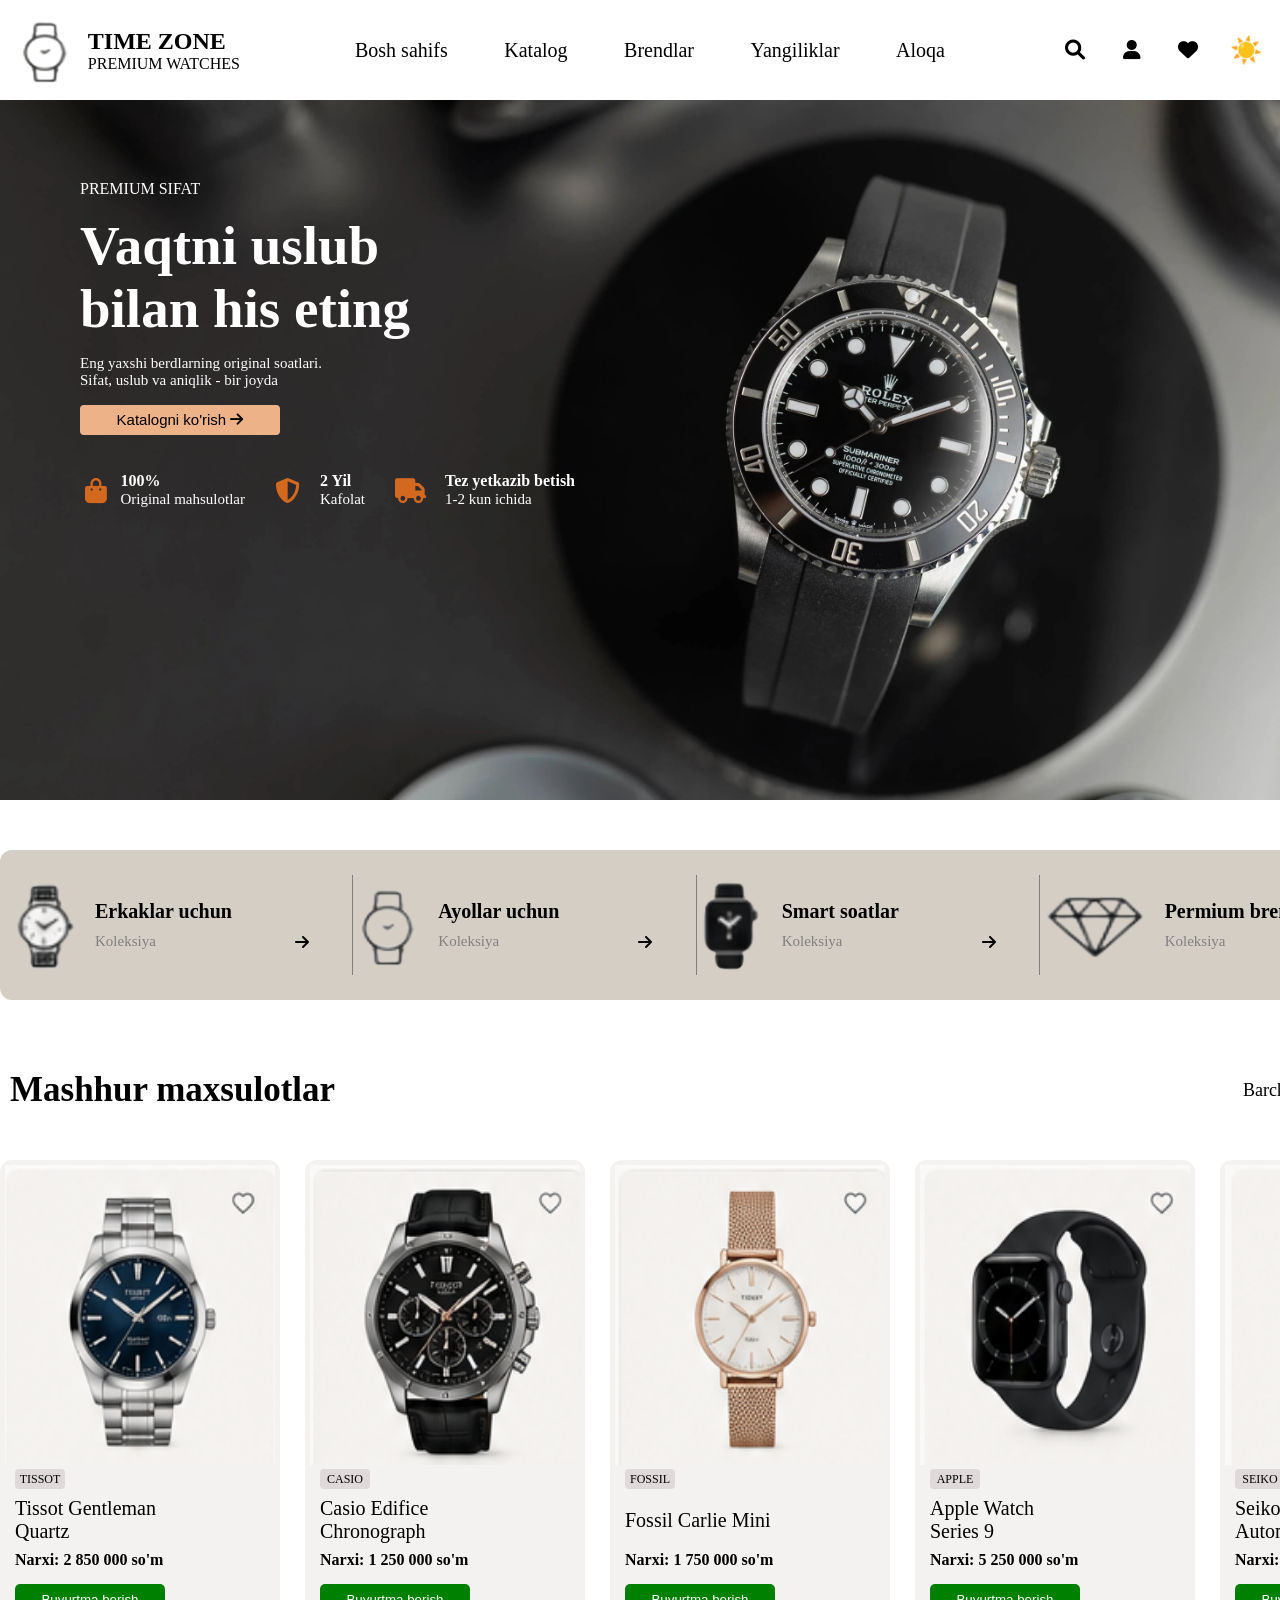
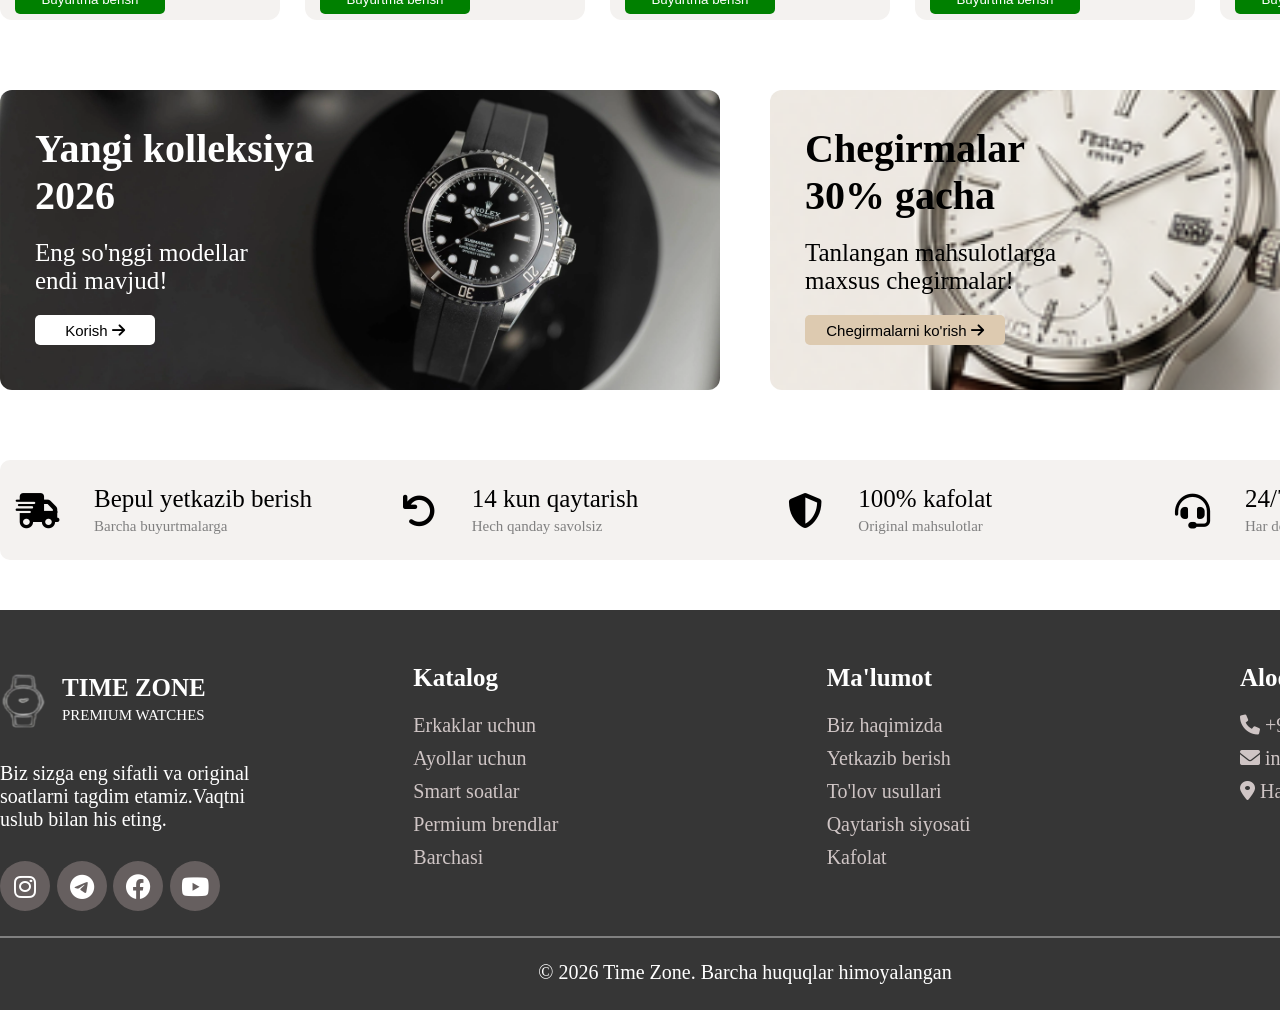
<file: index.html>
<!DOCTYPE html>
<html lang="en">
<head>
    <meta charset="UTF-8">
    <meta name="viewport" content="width=device-width, initial-scale=1.0">
    <title>Time-Zone</title>
    <link rel="stylesheet" href="https://cdnjs.cloudflare.com/ajax/libs/font-awesome/6.0.0-beta3/css/all.min.css">
    <link rel="stylesheet" href="./assetes/css/style.css">
</head>
<body>
    <header>
        <div class="header-left">
            <img src="./assetes/img/sat.png" alt="">
            <div class="left box"> 
                <h2>TIME ZONE</h2>
                <p>PREMIUM WATCHES</p>
            </div>
        </div>    

        <div class="header-orta">
            <a class="a1" href="#">Bosh sahifs</a>
            <a class="a2" href="#">Katalog</a>
            <a class="a3" href="#main3">Brendlar</a>
            <a class="a4" href="/index3.html">Yangiliklar</a>
            <a class="a5" href="#footer">Aloqa</a>
        </div>
        <div class="header-right">
            <button class="serach"><i class="fa-solid fa-magnifying-glass"></i></button>
            <button class="login"><i class="fa-solid fa-user"></i></button>
            <button class="yurak"><i class="fa-solid fa-heart"></i></button>
            <button class="btn" id="btn">☀️</button>
        </div>
    </header> 
    <div class="main">
        <div class="main-box">
            <p>PREMIUM SIFAT</p>
            <h1>Vaqtni uslub <br> bilan his eting</h1>
            <small>Eng yaxshi berdlarning original soatlari. <br> Sifat, uslub va aniqlik - bir joyda</small>
            <button class="main-btn">Katalogni ko'rish <i class="fa-solid fa-arrow-right"></i></button>
            <div class="main-foter">
                <div class="foter1">
                    <i class="fa-solid fa-bag-shopping"></i>
                    <div class="maxshulot">
                        <p><b>100%</b></p>
                        <small>Original mahsulotlar</small>
                    </div>
                </div>
                <div class="foter2">
                    <i class="fa-solid fa-shield"></i>
                    <div class="kafolat">
                        <p><b>2 Yil</b></p>
                        <small>Kafolat</small>
                    </div>
                </div>
                <div class="foter3">
                    <i class="fa-solid fa-truck"></i>
                    <div class="yetkazish">
                        <p><b>Tez yetkazib betish</b></p>
                        <small>1-2 kun ichida</small>
                    </div>
                </div>
            </div>
        </div>
    </div>
    <!-- * -->
     <div class="main1">
        <div class="main1-box">
            <img src="./assetes/img/s.png" alt="">
            <div class="erkaklar-uchun">
                <p><b>Erkaklar uchun</b></p>
                <small>Koleksiya</small>
            </div>
            <div class="i">
                <i class="fa-solid fa-arrow-right"></i>
            </div>
        </div>
        <div class="main1-box">
            <img src="./assetes/img/sat.png" alt="">
            <div class="erkaklar-uchun">
                <p><b>Ayollar uchun</b></p>
                <small>Koleksiya</small>
            </div>
            <div class="i">
                <i class="fa-solid fa-arrow-right"></i>
            </div>
        </div><div class="main1-box">
            <img src="./assetes/img/s1.png" alt="">
            <div class="erkaklar-uchun">
                <p><b>Smart soatlar</b></p>
                <small>Koleksiya</small>
            </div>
            <div class="i">
                <i class="fa-solid fa-arrow-right"></i>
            </div>
        </div><div class="main1-box">
            <img class="img1" src="./assetes/img/olmos.png" alt="">
            <div class="erkaklar-uchun">
                <p><b>Permium brendlar</b></p>
                <small>Koleksiya</small>
            </div>
            <div class="i">
                <i class="fa-solid fa-arrow-right"></i>
            </div>
        </div>
     </div>
     <!-- * -->
      <div class="main2">
        <h3>Mashhur maxsulotlar</h3>
        <a href="/index2.html">Barchasini korish <i class="fa-solid fa-arrow-right"></i></a>
      </div>
      <!-- * -->
       <div class="main3" id="main3">
        <div class="main3-box">
            <img src="./assetes/img/soat-box.png" alt="">
            <div class="main3-foter">
                <span>TISSOT</span>
                <p>Tissot Gentleman Quartz</p>
                <b>Narxi: 2 850 000 so'm</b>
            </div>
            <button class="main3-buyurtma">Buyurtma berish</button>
        </div>
        <div class="main3-box">
            <img src="./assetes/img/soat-box1.png" alt="">
            <div class="main3-foter">
                <span>CASIO</span>
                <p>Casio Edifice Chronograph</p>
                <b>Narxi: 1 250 000 so'm</b>
            </div>
            <button class="main3-buyurtma">Buyurtma berish</button>
        </div>
        <div class="main3-box">
            <img src="./assetes/img/soat-box2.png" alt="">
            <div class="main3-foter">
                <span>FOSSIL</span>
                <p>Fossil Carlie Mini</p>
                <b>Narxi: 1 750 000 so'm</b>
            </div>
            <button class="main3-buyurtma">Buyurtma berish</button>
        </div>
        <div class="main3-box">
            <img src="./assetes/img/soat-box3.png" alt="">
            <div class="main3-foter">
                <span>APPLE</span>
                <p>Apple Watch <br> Series 9</p>
                <b>Narxi: 5 250 000 so'm</b>
            </div>
            <button class="main3-buyurtma">Buyurtma berish</button>
        </div>
        <div class="main3-box">
            <img src="./assetes/img/soat-box4.png" alt="">
            <div class="main3-foter">
                <span>SEIKO</span>
                <p>Seiko Presage Automatic</p>
                <b>Narxi: 3 950 000 so'm</b>
            </div>
            <button class="main3-buyurtma">Buyurtma berish</button>
        </div>
          <div class="main3-box">
            <img src="./assetes/img/soat-box5.png" alt="">
            <div class="main3-foter">
                <span>APPLE</span>
                <p>Apple Watch <br> Series 7</p>
                <b>Narxi: 4 650 000 so'm</b>
            </div>
            <button class="main3-buyurtma">Buyurtma berish</button>
        </div>
          <div class="main3-box">
            <img src="./assetes/img/soat-box6.png" alt="">
            <div class="main3-foter">
                <span>SAMSUNG</span>
                <p>Samsung Watch 8</p>
                <b>Narxi: 3 500 000 so'm</b>
            </div>
            <button class="main3-buyurtma">Buyurtma berish</button>
        </div>
          <div class="main3-box">
            <img src="./assetes/img/soat-box7.png" alt="">
            <div class="main3-foter">
                <span>VALDUS</span>
                <p>Valdus Vitor Egg</p>
                <b>Narxi: 6 950 000 so'm</b>
            </div>
            <button class="main3-buyurtma">Buyurtma berish</button>
        </div>
          <div class="main3-box">
            <img src="./assetes/img/soat-box8.png" alt="">
            <div class="main3-foter">
                <span>FOKSY</span>
                <p>Foksy Watch OEM/ODM</p>
                <b>Narxi: 1 150 000 so'm</b>
            </div>
            <button class="main3-buyurtma">Buyurtma berish</button>
        </div>
          <div class="main3-box">
            <img src="./assetes/img/soat.box9.png" alt="">
            <div class="main3-foter">
                <span>XIAOMI</span>
                <p>Xiaomi Store Watch</p>
                <b>Narxi: 1 950 000 so'm</b>
            </div>
            <button class="main3-buyurtma">Buyurtma berish</button>
        </div>
       </div>
       <!--* main4 -->
       <div class="main4">
        <div class="main4-box">
            <h4>Yangi kolleksiya <br> 2026</h4>
            <p>Eng so'nggi modellar <br> endi mavjud!</p>
            <button class="main4-btn"><a href="/index3.html">Korish  <i class="fa-solid fa-arrow-right"></i></a></button>
        </div>
        <div class="main4-box1">
            <h5>Chegirmalar <br> 30% gacha</h5>
            <p>Tanlangan mahsulotlarga <br> maxsus chegirmalar!</p>
            <button class="main4-btn1"><a href="/index4.html">Chegirmalarni ko'rish <i class="fa-solid fa-arrow-right"></i></a></button>
        </div>
       </div>
       <!-- * main5 -->
        <div class="main5">
            <div class="main5-box">
                <i class="fa-solid fa-truck-fast"></i>
                <div class="main5-foter">
                    <p>Bepul yetkazib berish</p>
                    <small>Barcha buyurtmalarga</small>
                </div>
            </div>
             <div class="main5-box">
                <i class="fa-solid fa-arrow-rotate-left"></i>
                <div class="main5-foter">
                    <p>14 kun qaytarish</p>
                    <small>Hech qanday savolsiz</small>
                </div>
            </div>
              <div class="main5-box">
                <i class="fa-solid fa-shield"></i>
                <div class="main5-foter">
                    <p>100% kafolat</p>
                    <small>Original mahsulotlar</small>
                </div>
            </div>
              <div class="main5-box">
                <i class="fa-solid fa-headset"></i>
                <div class="main5-foter">
                    <p>24/7 qo'llab-quvatlash</p>
                    <small>Har doim siz uchun</small>
                </div>
            </div>
        </div>
        <!-- * footer -->
         <footer id="footer">
          <div class="footer-k">
              <div class="footer-box">
                <div class="time">
                    <img src="./assetes/img/sat.png" alt="">
                    <div class="time-right">
                        <h6>TIME ZONE</h6>
                        <p>PREMIUM WATCHES</p>
                    </div>
                </div>
                <p>Biz sizga eng sifatli va original soatlarni tagdim etamiz.Vaqtni uslub bilan his eting.</p>
                <div class="i-lar-uchun">
                    <i class="fa-brands fa-instagram"></i>
                    <i class="fa-brands fa-telegram"></i>
                    <i class="fa-brands fa-facebook"></i>
                    <i class="fa-brands fa-youtube"></i>
                </div>
            </div>
            <div class="footer-box1">
                <b>Katalog</b>
                <div class="div1">
                    <p>Erkaklar uchun</p>
                    <p>Ayollar uchun</p>
                    <p>Smart soatlar</p>
                    <p>Permium brendlar</p>
                    <p>Barchasi</p>
                </div>
            </div>
                 <div class="footer-box1">
                <b>Ma'lumot</b>
                <div class="div1">
                    <p>Biz haqimizda</p>
                    <p>Yetkazib berish</p>
                    <p>To'lov usullari</p>
                    <p>Qaytarish siyosati</p>
                    <p>Kafolat</p>
                </div>
            </div>
                 <div class="footer-box1">
                <b>Aloqa</b>
                <div class="div1">
                    <p><i class="fa-solid fa-phone"></i> +998 98 765 43 21</p>
                    <p><i class="fa-solid fa-envelope"></i>  info@timezone.uz</p>
                    <p><i class="fa-solid fa-location-dot"></i>  Hazorasp, sentr</p>
                </div>
            </div>
          </div>
          <div class="footer-button">
            <p>© 2026 Time Zone. Barcha huquqlar himoyalangan</p>
          </div>
         </footer>






    <!-- ! active -->
    <div class="serach-katta">
        <div class="serach-kichik">
            <div class="input">
                <input type="text" id="a" placeholder="Mahsulotlarni qidirish">
                <button class="input-close">x</button>
            </div>
          <div class="div">
              <div class="div1">
                <p>Erkaklar uchun soatlar</p>
                <span>x</span>
            </div><div class="div1">
                <p>Ayollar uchun soatlar</p>
                <span>x</span>
            </div><div class="div1">
                <p>Chiroyli soatlar</p>
                <span>x</span>
            </div><div class="div1">
                <p>Bolalar uchun soatlar</p>
                <span>x</span>
            </div>
          </div>
        </div>
    </div>
    <!-- & login -->
     <div class="login-katta">
        <div class="login-kichik">
            <h1>Login</h1>
            <div class="lable1">
                <label for="ism">Ism</label>
                <input type="text" id="ism" placeholder="Masalan:  Azamat">
            </div>
            <div class="lable2">
                <label for="email">Email</label>
                <input type="email" id="email" placeholder="Emailingiz kiriting!">
            </div>
            <div class="lable3">
                <label for="parol">Password</label>
                <input type="password" id="parol" placeholder="Parolingizni kiriting!">
            </div>
            <button class="login-close">Yopish</button>
        </div>
     </div>
     <!-- ^ main-katolog- -->
      <div class="main-katolog">
        <div class="main-kichik">
        <div class="h1">
            <h1>Katalog</h1>
            <button class="main-close">x</button>
        </div>
           <p>⌚ Erkaklar soatlari</p>
           <p>⌚ Ayollar soatlari</p>
           <p>⌚ Smart soatlar</p>
           <p>💎 Premium soatlar</p>
           <p>🔥 Chegirmadagi soatlar</p>
        </div>
      </div>

    <script src="style.js"></script>
</body>
</html>
</file>
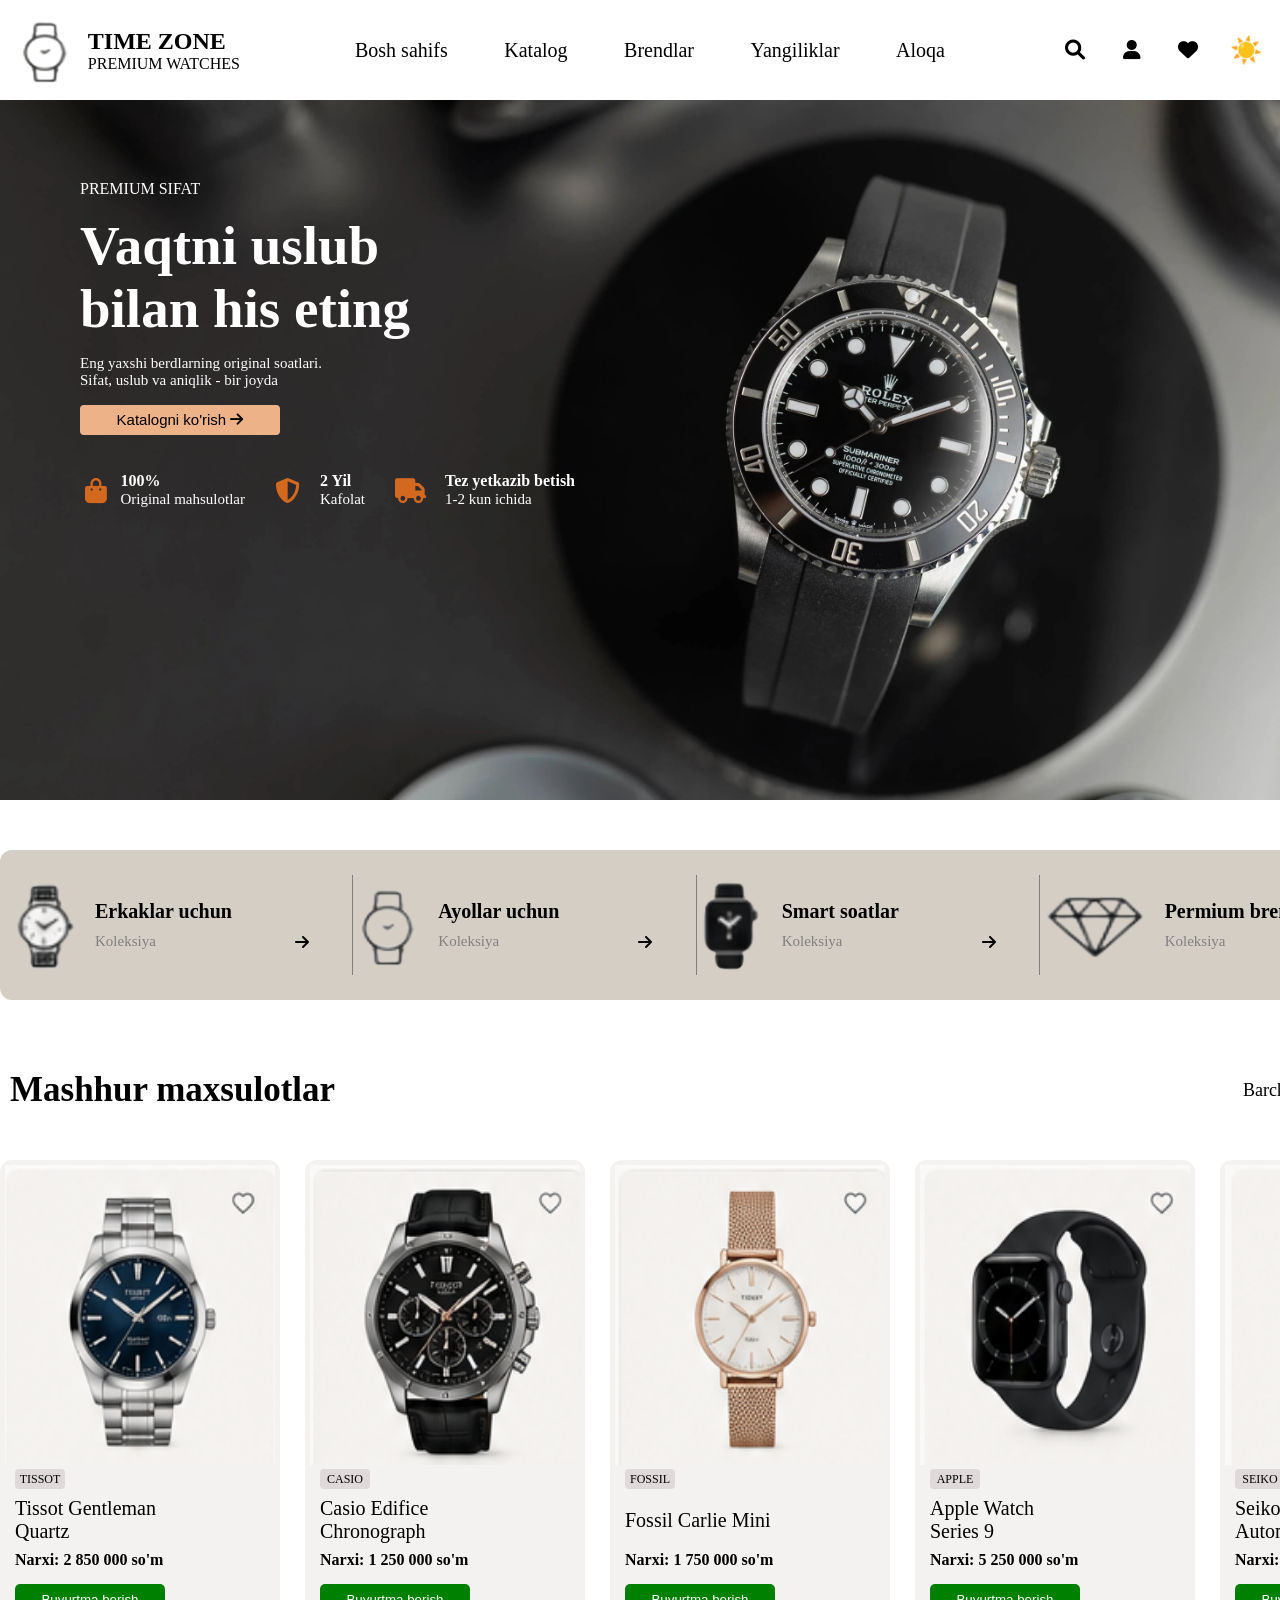
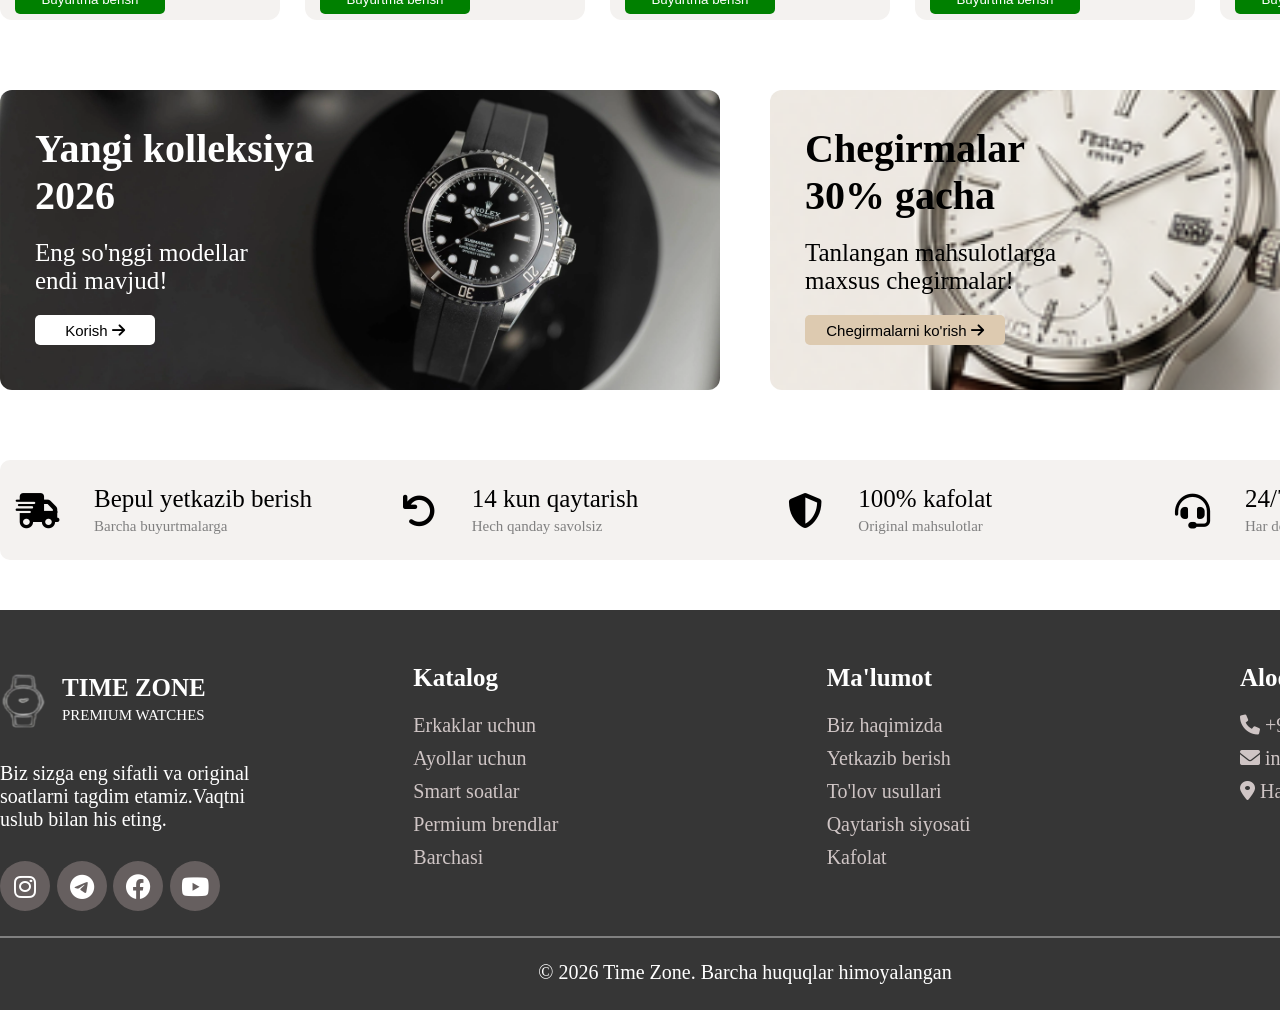
<file: index1.html>
<!DOCTYPE html>
<html lang="en">
<head>
    <meta charset="UTF-8">
    <meta name="viewport" content="width=device-width, initial-scale=1.0">
    <title>Time-Zone</title>
    <link rel="stylesheet" href="https://cdnjs.cloudflare.com/ajax/libs/font-awesome/6.0.0-beta3/css/all.min.css">
    <link rel="stylesheet" href="./assetes/css/style.css">
</head>
<body>
    <header>
        <div class="header-left">
            <img src="./assetes/img/sat.png" alt="">
            <div class="left box">
                <h2>TIME ZONE</h2>
                <p>PREMIUM WATCHES</p>
            </div>
        </div>
        <div class="header-orta">
            <a class="a1" href="#">Bosh sahifs</a>
            <a class="a2" href="#">Katalog</a>
            <a class="a3" href="#">Brendlar</a>
            <a class="a4" href="#">Yangiliklar</a>
            <a class="a5" href="#">Aloqa</a>
        </div>
        <div class="header-right">
            <button class="serach"><i class="fa-solid fa-magnifying-glass"></i></button>
            <button class="login"><i class="fa-solid fa-user"></i></button>
            <button class="yurak"><i class="fa-solid fa-heart"></i></button>
            <button class="btn" id="btn">☀️</button>
        </div>
    </header> 
    <div class="main">
        <div class="main-box">
            <p>PREMIUM SIFAT</p>
            <h1>Vaqtni uslub <br> bilan his eting</h1>
            <small>Eng yaxshi berdlarning original soatlari. <br> Sifat, uslub va aniqlik - bir joyda</small>
            <button class="main-btn">Katalogni ko'rish <i class="fa-solid fa-arrow-right"></i></button>
            <div class="main-foter">
                <div class="foter1">
                    <i class="fa-solid fa-bag-shopping"></i>
                    <div class="maxshulot">
                        <p><b>100%</b></p>
                        <small>Original mahsulotlar</small>
                    </div>
                </div>
                <div class="foter2">
                    <i class="fa-solid fa-shield"></i>
                    <div class="kafolat">
                        <p><b>2 Yil</b></p>
                        <small>Kafolat</small>
                    </div>
                </div>
                <div class="foter3">
                    <i class="fa-solid fa-truck"></i>
                    <div class="yetkazish">
                        <p><b>Tez yetkazib betish</b></p>
                        <small>1-2 kun ichida</small>
                    </div>
                </div>
            </div>
        </div>
    </div>
    <!-- * -->
     <div class="main1">
        <div class="main1-box">
            <img src="./assetes/img/s.png" alt="">
            <div class="erkaklar-uchun">
                <p><b>Erkaklar uchun</b></p>
                <small>Koleksiya</small>
            </div>
            <div class="i">
                <i class="fa-solid fa-arrow-right"></i>
            </div>
        </div>
        <div class="main1-box">
            <img src="./assetes/img/sat.png" alt="">
            <div class="erkaklar-uchun">
                <p><b>Ayollar uchun</b></p>
                <small>Koleksiya</small>
            </div>
            <div class="i">
                <i class="fa-solid fa-arrow-right"></i>
            </div>
        </div><div class="main1-box">
            <img src="./assetes/img/s1.png" alt="">
            <div class="erkaklar-uchun">
                <p><b>Smart soatlar</b></p>
                <small>Koleksiya</small>
            </div>
            <div class="i">
                <i class="fa-solid fa-arrow-right"></i>
            </div>
        </div><div class="main1-box">
            <img class="img1" src="./assetes/img/olmos.png" alt="">
            <div class="erkaklar-uchun">
                <p><b>Permium brendlar</b></p>
                <small>Koleksiya</small>
            </div>
            <div class="i">
                <i class="fa-solid fa-arrow-right"></i>
            </div>
        </div>
     </div>
     <!-- * -->
      <div class="main2">
        <h3>Mashhur maxsulotlar</h3>
        <a href="/index2.html">Barchasini korish <i class="fa-solid fa-arrow-right"></i></a>
      </div>
      <!-- * -->
       <div class="main3">
        <div class="main3-box">
            <img src="./assetes/img/soat-box.png" alt="">
            <div class="main3-foter">
                <span>TISSOT</span>
                <p>Tissot Gentleman Quartz</p>
                <b>Narxi: 2 850 000 so'm</b>
            </div>
            <button class="main3-buyurtma">Buyurtma berish</button>
        </div>
        <div class="main3-box">
            <img src="./assetes/img/soat-box1.png" alt="">
            <div class="main3-foter">
                <span>CASIO</span>
                <p>Casio Edifice Chronograph</p>
                <b>Narxi: 1 250 000 so'm</b>
            </div>
            <button class="main3-buyurtma">Buyurtma berish</button>
        </div>
        <div class="main3-box">
            <img src="./assetes/img/soat-box2.png" alt="">
            <div class="main3-foter">
                <span>FOSSIL</span>
                <p>Fossil Carlie Mini</p>
                <b>Narxi: 1 750 000 so'm</b>
            </div>
            <button class="main3-buyurtma">Buyurtma berish</button>
        </div>
        <div class="main3-box">
            <img src="./assetes/img/soat-box3.png" alt="">
            <div class="main3-foter">
                <span>APPLE</span>
                <p>Apple Watch <br> Series 9</p>
                <b>Narxi: 5 250 000 so'm</b>
            </div>
            <button class="main3-buyurtma">Buyurtma berish</button>
        </div>
        <div class="main3-box">
            <img src="./assetes/img/soat-box4.png" alt="">
            <div class="main3-foter">
                <span>SEIKO</span>
                <p>Seiko Presage Automatic</p>
                <b>Narxi: 3 950 000 so'm</b>
            </div>
            <button class="main3-buyurtma">Buyurtma berish</button>
        </div>
          <div class="main3-box">
            <img src="./assetes/img/soat-box5.png" alt="">
            <div class="main3-foter">
                <span>APPLE</span>
                <p>Apple Watch <br> Series 7</p>
                <b>Narxi: 4 650 000 so'm</b>
            </div>
            <button class="main3-buyurtma">Buyurtma berish</button>
        </div>
          <div class="main3-box">
            <img src="./assetes/img/soat-box6.png" alt="">
            <div class="main3-foter">
                <span>SAMSUNG</span>
                <p>Samsung Watch 8</p>
                <b>Narxi: 3 500 000 so'm</b>
            </div>
            <button class="main3-buyurtma">Buyurtma berish</button>
        </div>
          <div class="main3-box">
            <img src="./assetes/img/soat-box7.png" alt="">
            <div class="main3-foter">
                <span>VALDUS</span>
                <p>Valdus Vitor Egg</p>
                <b>Narxi: 6 950 000 so'm</b>
            </div>
            <button class="main3-buyurtma">Buyurtma berish</button>
        </div>
          <div class="main3-box">
            <img src="./assetes/img/soat-box8.png" alt="">
            <div class="main3-foter">
                <span>FOKSY</span>
                <p>Foksy Watch OEM/ODM</p>
                <b>Narxi: 1 150 000 so'm</b>
            </div>
            <button class="main3-buyurtma">Buyurtma berish</button>
        </div>
          <div class="main3-box">
            <img src="./assetes/img/soat.box9.png" alt="">
            <div class="main3-foter">
                <span>XIAOMI</span>
                <p>Xiaomi Store Watch</p>
                <b>Narxi: 1 950 000 so'm</b>
            </div>
            <button class="main3-buyurtma">Buyurtma berish</button>
        </div>
       </div>
       <!--* main4 -->
       <div class="main4">
        <div class="main4-box">
            <h4>Yangi kolleksiya <br> 2026</h4>
            <p>Eng so'nggi modellar <br> endi mavjud!</p>
            <button class="main4-btn"><a href="/index3.html">Korish  <i class="fa-solid fa-arrow-right"></i></a></button>
        </div>
        <div class="main4-box1">
            <h5>Chegirmalar <br> 30% gacha</h5>
            <p>Tanlangan mahsulotlarga <br> maxsus chegirmalar!</p>
            <button class="main4-btn1"><a href="/index4.html">Chegirmalarni ko'rish <i class="fa-solid fa-arrow-right"></i></a></button>
        </div>
       </div>
       <!-- * main5 -->
        <div class="main5">
            <div class="main5-box">
                <i class="fa-solid fa-truck-fast"></i>
                <div class="main5-foter">
                    <p>Bepul yetkazib berish</p>
                    <small>Barcha buyurtmalarga</small>
                </div>
            </div>
             <div class="main5-box">
                <i class="fa-solid fa-arrow-rotate-left"></i>
                <div class="main5-foter">
                    <p>14 kun qaytarish</p>
                    <small>Hech qanday savolsiz</small>
                </div>
            </div>
              <div class="main5-box">
                <i class="fa-solid fa-shield"></i>
                <div class="main5-foter">
                    <p>100% kafolat</p>
                    <small>Original mahsulotlar</small>
                </div>
            </div>
              <div class="main5-box">
                <i class="fa-solid fa-headset"></i>
                <div class="main5-foter">
                    <p>24/7 qo'llab-quvatlash</p>
                    <small>Har doim siz uchun</small>
                </div>
            </div>
        </div>
        <!-- * footer -->
         <footer>
          <div class="footer-k">
              <div class="footer-box">
                <div class="time">
                    <img src="./assetes/img/sat.png" alt="">
                    <div class="time-right">
                        <h6>TIME ZONE</h6>
                        <p>PREMIUM WATCHES</p>
                    </div>
                </div>
                <p>Biz sizga eng sifatli va original soatlarni tagdim etamiz.Vaqtni uslub bilan his eting.</p>
                <div class="i-lar-uchun">
                    <i class="fa-brands fa-instagram"></i>
                    <i class="fa-brands fa-telegram"></i>
                    <i class="fa-brands fa-facebook"></i>
                    <i class="fa-brands fa-youtube"></i>
                </div>
            </div>
            <div class="footer-box1">
                <b>Katalog</b>
                <div class="div1">
                    <p>Erkaklar uchun</p>
                    <p>Ayollar uchun</p>
                    <p>Smart soatlar</p>
                    <p>Permium brendlar</p>
                    <p>Barchasi</p>
                </div>
            </div>
                 <div class="footer-box1">
                <b>Ma'lumot</b>
                <div class="div1">
                    <p>Biz haqimizda</p>
                    <p>Yetkazib berish</p>
                    <p>To'lov usullari</p>
                    <p>Qaytarish siyosati</p>
                    <p>Kafolat</p>
                </div>
            </div>
                 <div class="footer-box1">
                <b>Aloqa</b>
                <div class="div1">
                    <p><i class="fa-solid fa-phone"></i> +998 98 765 43 21</p>
                    <p><i class="fa-solid fa-envelope"></i>  info@timezone.uz</p>
                    <p><i class="fa-solid fa-location-dot"></i>  Hazorasp, sentr</p>
                </div>
            </div>
          </div>
          <div class="footer-button">
            <p>© 2026 Time Zone. Barcha huquqlar himoyalangan</p>
          </div>
         </footer>






    <!-- ! active -->
    <div class="serach-katta">
        <div class="serach-kichik">
            <div class="input">
                <input type="text" id="a" placeholder="Mahsulotlarni qidirish">
                <button class="input-close">x</button>
            </div>
          <div class="div">
              <div class="div1">
                <p>Erkaklar uchun soatlar</p>
                <span>x</span>
            </div><div class="div1">
                <p>Ayollar uchun soatlar</p>
                <span>x</span>
            </div><div class="div1">
                <p>Chiroyli soatlar</p>
                <span>x</span>
            </div><div class="div1">
                <p>Bolalar uchun soatlar</p>
                <span>x</span>
            </div>
          </div>
        </div>
    </div>
    <!-- & login -->
     <div class="login-katta">
        <div class="login-kichik">
            <h1>Login</h1>
            <div class="lable1">
                <label for="ism">Ism</label>
                <input type="text" id="ism" placeholder="Masalan:  Azamat">
            </div>
            <div class="lable2">
                <label for="email">Email</label>
                <input type="email" id="email" placeholder="Emailingiz kiriting!">
            </div>
            <div class="lable3">
                <label for="parol">Password</label>
                <input type="password" id="parol" placeholder="Parolingizni kiriting!">
            </div>
            <button class="login-close">Yopish</button>
        </div>
     </div>
     <!-- ^ main-katolog- -->
      <div class="main-katolog">
        <div class="main-kichik">
        <div class="h1">
            <h1>Katalog</h1>
            <button class="main-close">x</button>
        </div>
           <p>⌚ Erkaklar soatlari</p>
           <p>⌚ Ayollar soatlari</p>
           <p>⌚ Smart soatlar</p>
           <p>💎 Premium soatlar</p>
           <p>🔥 Chegirmadagi soatlar</p>
        </div>
      </div>
      <!-- *main3-buyurtma -->
       <div class="main3-katta">
        <div class="main3-kichik">
            <div class="h1">
                <button class="main3-close">x</button>
            </div>
            <div class="label1">
                <label for="manzil">Manzilni kiriting!</label>
                <input type="text" id="manzil" placeholder="Masalan: Hazorasp sentr">
            </div>
            <div class="label1">
                <label for="Mahalla">Mahalla nomi</label>
                <input type="text" id="Kocha" placeholder="Masalan: O..... m....">
            </div>
            <div class="label1">
                <label for="kocha">Ko'cha nomi</label>
                <input type="text" placeholder="Masalan: Baxt ko'chasi">
            </div>
            <div class="label1">
                <label for="Uy">Uy manzli</label>
                <input type="text" id="Uy" placeholder="Masalan: 55 uy">
            </div>
            <div class="button">
                <p>Buyurtma berish uchun ikki marta bosing👇</p>
                <button class="button-buyurtma">Buyurtma berish</button>
            </div>
        </div>
       </div>

    <script src="style.js"></script>
</body>
</html>
</file>
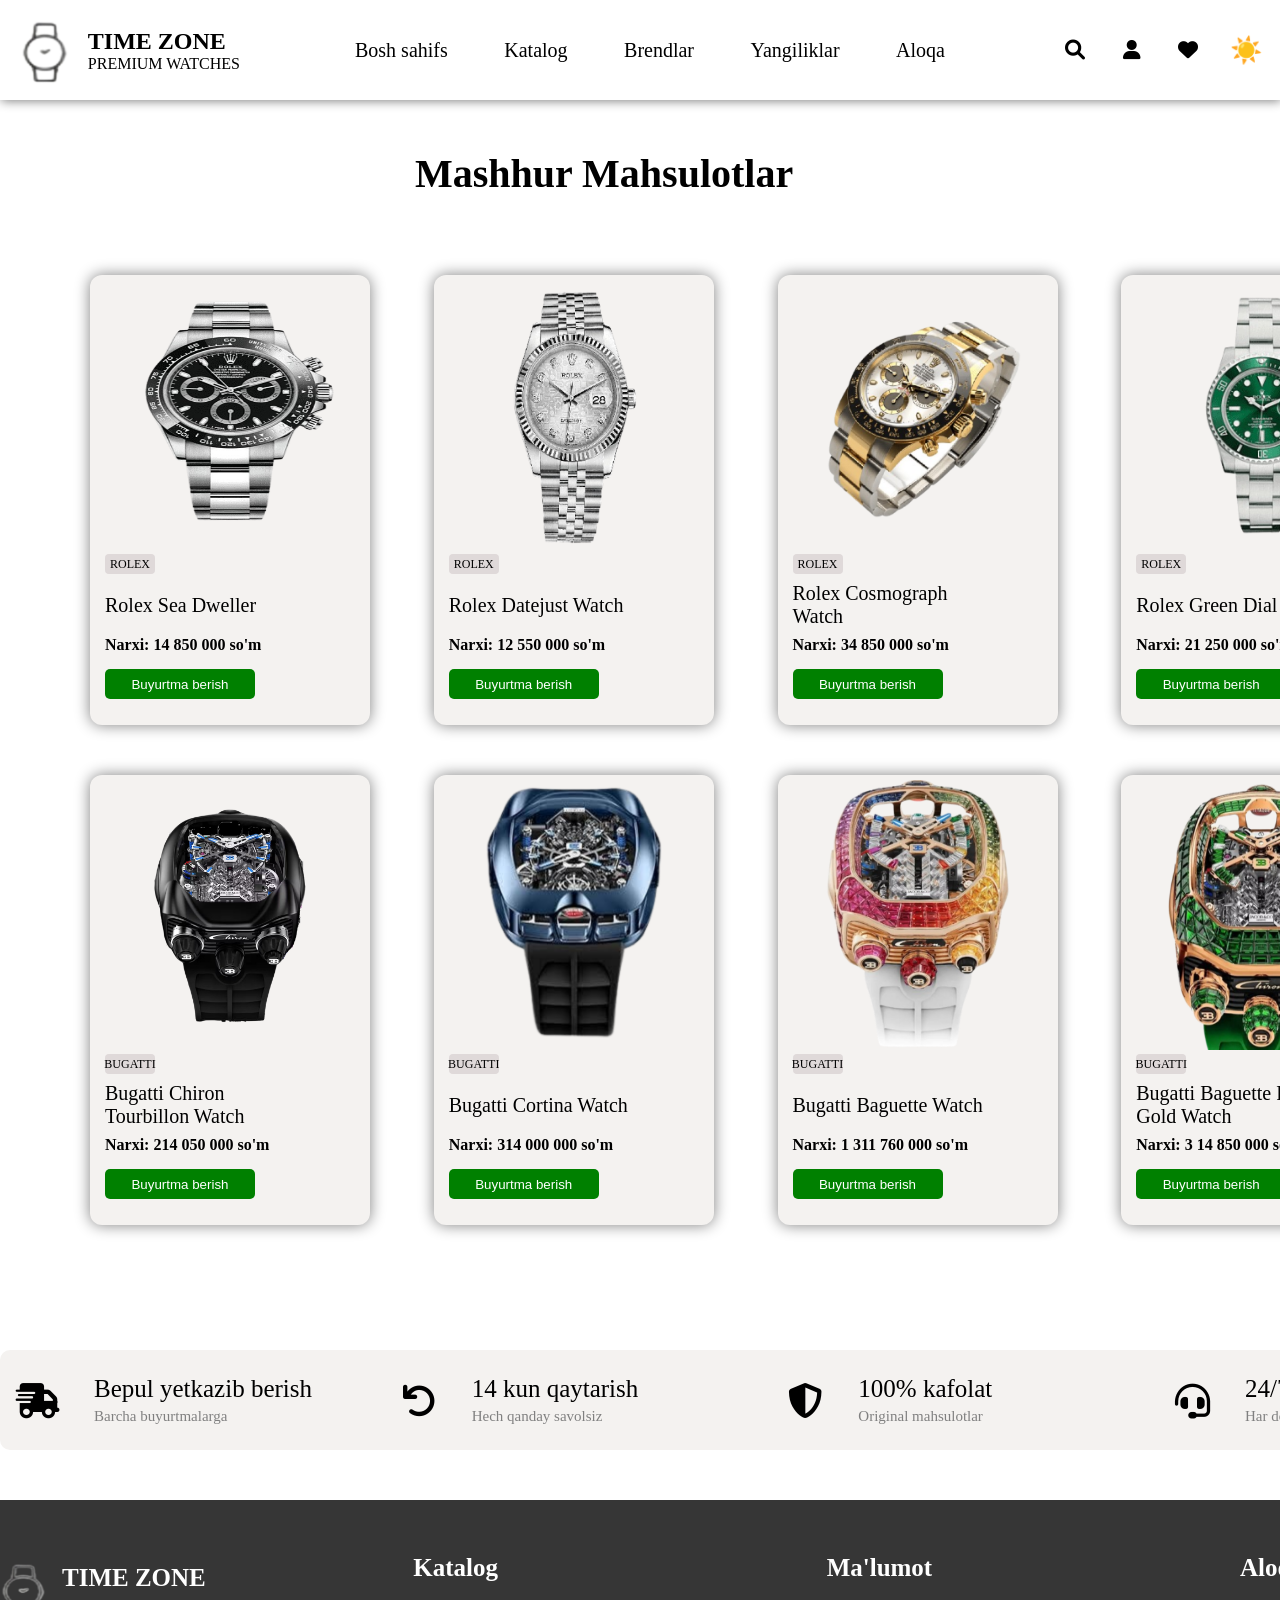
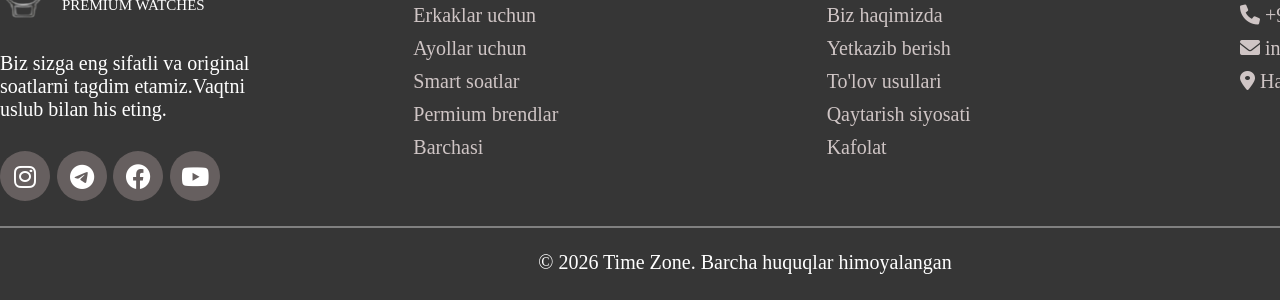
<file: index2.html>
<!DOCTYPE html>
<html lang="en">
<head>
    <meta charset="UTF-8">
    <meta name="viewport" content="width=device-width, initial-scale=1.0">
    <title>Time-Zone2</title>
    <link rel="stylesheet" href="https://cdnjs.cloudflare.com/ajax/libs/font-awesome/6.0.0-beta3/css/all.min.css">
    <link rel="stylesheet" href="./assetes/css/style2.css">
</head>
<body>
       <header>
        <div class="header-left">
            <img src="./assetes/img/sat.png" alt="">
            <div class="left box">
                <h2>TIME ZONE</h2>
                <p>PREMIUM WATCHES</p>
            </div>
        </div>
        <div class="header-orta">
            <a class="a1" href="/index.html">Bosh sahifs</a>
            <a class="a2" href="#">Katalog</a>
            <a class="a3" href="#">Brendlar</a>
            <a class="a4" href="#">Yangiliklar</a>
            <a class="a5" href="#">Aloqa</a>
        </div>
        <div class="header-right">
            <button class="serach"><i class="fa-solid fa-magnifying-glass"></i></button>
            <button class="login"><i class="fa-solid fa-user"></i></button>
            <button class="yurak"><i class="fa-solid fa-heart"></i></button>
            <button class="btn" id="btn">☀️</button>
        </div>
    </header> 
        <h1 class="h1">Mashhur Mahsulotlar</h1>
        <!-- *main -->
    <div class="main">
         <div class="main-box">
            <img src="./assetes/img/soat1.png" alt="">
            <div class="main-foter">
                <span>ROLEX</span>
                <p>Rolex Sea Dweller</p>
                <b>Narxi: 14 850 000 so'm</b>
            </div>
            <button class="main-buyurtma">Buyurtma berish</button>
        </div>
         <div class="main-box">
            <img src="./assetes/img/soat2.png" alt="">
            <div class="main-foter">
                <span>ROLEX</span>
                <p>Rolex Datejust Watch</p>
                <b>Narxi: 12 550 000 so'm</b>
            </div>
            <button class="main-buyurtma">Buyurtma berish</button>
        </div>
         <div class="main-box">
            <img src="./assetes/img/soat3.png" alt="">
            <div class="main-foter">
                <span>ROLEX</span>
                <p>Rolex Cosmograph Watch</p>
                <b>Narxi: 34 850 000 so'm</b>
            </div>
            <button class="main-buyurtma">Buyurtma berish</button>
        </div>
         <div class="main-box">
            <img src="./assetes/img/soat4.png" alt="">
            <div class="main-foter">
                <span>ROLEX</span>
                <p>Rolex Green Dial Watch</p>
                <b>Narxi: 21 250 000 so'm</b>
            </div>
            <button class="main-buyurtma">Buyurtma berish</button>
        </div>
         <div class="main-box">
            <img src="./assetes/img/soat5.png" alt="">
            <div class="main-foter">
                <span>BUGATTI</span>
                <p>Bugatti Chiron Tourbillon Watch</p>
                <b>Narxi: 214 050 000 so'm</b>
            </div>
            <button class="main-buyurtma">Buyurtma berish</button>
        </div>
         <div class="main-box">
            <img src="./assetes/img/soat6.png" alt="">
            <div class="main-foter">
                <span>BUGATTI</span>
                <p>Bugatti Cortina Watch</p>
                <b>Narxi: 314 000 000 so'm</b>
            </div>
            <button class="main-buyurtma">Buyurtma berish</button>
        </div>
          <div class="main-box">
            <img src="./assetes/img/soat8.png" alt="">
            <div class="main-foter">
                <span>BUGATTI</span>
                <p>Bugatti Baguette Watch</p>
                <b>Narxi: 1 311 760 000 so'm</b>
            </div>
            <button class="main-buyurtma">Buyurtma berish</button>
        </div>
          <div class="main-box">
            <img src="./assetes/img/soat9.png" alt="">
            <div class="main-foter">
                <span>BUGATTI</span>
                <p>Bugatti Baguette Rose Gold Watch</p>
                <b>Narxi: 3 14 850 000 so'm</b>
            </div>
            <button class="main-buyurtma">Buyurtma berish</button>
        </div>
    </div>
    <!-- * main1 -->
      <div class="main1">
            <div class="main1-box">
                <i class="fa-solid fa-truck-fast"></i>
                <div class="main1-foter">
                    <p>Bepul yetkazib berish</p>
                    <small>Barcha buyurtmalarga</small>
                </div>
            </div>
             <div class="main1-box">
                <i class="fa-solid fa-arrow-rotate-left"></i>
                <div class="main1-foter">
                    <p>14 kun qaytarish</p>
                    <small>Hech qanday savolsiz</small>
                </div>
            </div>
              <div class="main1-box">
                <i class="fa-solid fa-shield"></i>
                <div class="main1-foter">
                    <p>100% kafolat</p>
                    <small>Original mahsulotlar</small>
                </div>
            </div>
              <div class="main1-box">
                <i class="fa-solid fa-headset"></i>
                <div class="main1-foter">
                    <p>24/7 qo'llab-quvatlash</p>
                    <small>Har doim siz uchun</small>
                </div>
            </div>
        </div>
        <!-- * footer -->
          <footer>
          <div class="footer-k">
              <div class="footer-box">
                <div class="time">
                    <img src="./assetes/img/sat.png" alt="">
                    <div class="time-right">
                        <h6>TIME ZONE</h6>
                        <p>PREMIUM WATCHES</p>
                    </div>
                </div>
                <p>Biz sizga eng sifatli va original soatlarni tagdim etamiz.Vaqtni uslub bilan his eting.</p>
                <div class="i-lar-uchun">
                    <i class="fa-brands fa-instagram"></i>
                    <i class="fa-brands fa-telegram"></i>
                    <i class="fa-brands fa-facebook"></i>
                    <i class="fa-brands fa-youtube"></i>
                </div>
            </div>
            <div class="footer-box1">
                <b>Katalog</b>
                <div class="div1">
                    <p>Erkaklar uchun</p>
                    <p>Ayollar uchun</p>
                    <p>Smart soatlar</p>
                    <p>Permium brendlar</p>
                    <p>Barchasi</p>
                </div>
            </div>
                 <div class="footer-box1">
                <b>Ma'lumot</b>
                <div class="div1">
                    <p>Biz haqimizda</p>
                    <p>Yetkazib berish</p>
                    <p>To'lov usullari</p>
                    <p>Qaytarish siyosati</p>
                    <p>Kafolat</p>
                </div>
            </div>
                 <div class="footer-box1">
                <b>Aloqa</b>
                <div class="div1">
                    <p><i class="fa-solid fa-phone"></i> +998 98 765 43 21</p>
                    <p><i class="fa-solid fa-envelope"></i>  info@timezone.uz</p>
                    <p><i class="fa-solid fa-location-dot"></i>  Hazorasp, sentr</p>
                </div>
            </div>
          </div>
          <div class="footer-button">
            <p>© 2026 Time Zone. Barcha huquqlar himoyalangan</p>
          </div>
         </footer>





     <!-- ! active -->
    <div class="serach-katta">
        <div class="serach-kichik">
            <div class="input">
                <input type="text" id="a" placeholder="Mahsulotlarni qidirish">
                <button class="input-close">x</button>
            </div>
          <div class="div">
              <div class="div1">
                <p>Erkaklar uchun soatlar</p>
                <span>x</span>
            </div><div class="div1">
                <p>Ayollar uchun soatlar</p>
                <span>x</span>
            </div><div class="div1">
                <p>Chiroyli soatlar</p>
                <span>x</span>
            </div><div class="div1">
                <p>Bolalar uchun soatlar</p>
                <span>x</span>
            </div>
          </div>
        </div>
    </div>
    <!-- & login -->
     <div class="login-katta">
        <div class="login-kichik">
            <h1>Login</h1>
            <div class="lable1">
                <label for="ism">Ism</label>
                <input type="text" id="ism" placeholder="Masalan:  Azamat">
            </div>
            <div class="lable2">
                <label for="email">Email</label>
                <input type="email" id="email" placeholder="Emailingiz kiriting!">
            </div>
            <div class="lable3">
                <label for="parol">Password</label>
                <input type="password" id="parol" placeholder="Parolingizni kiriting!">
            </div>
            <button class="login-close">Yopish</button>
        </div>
     </div>
    <script src="style.js"></script>
</body>
</html>
</file>
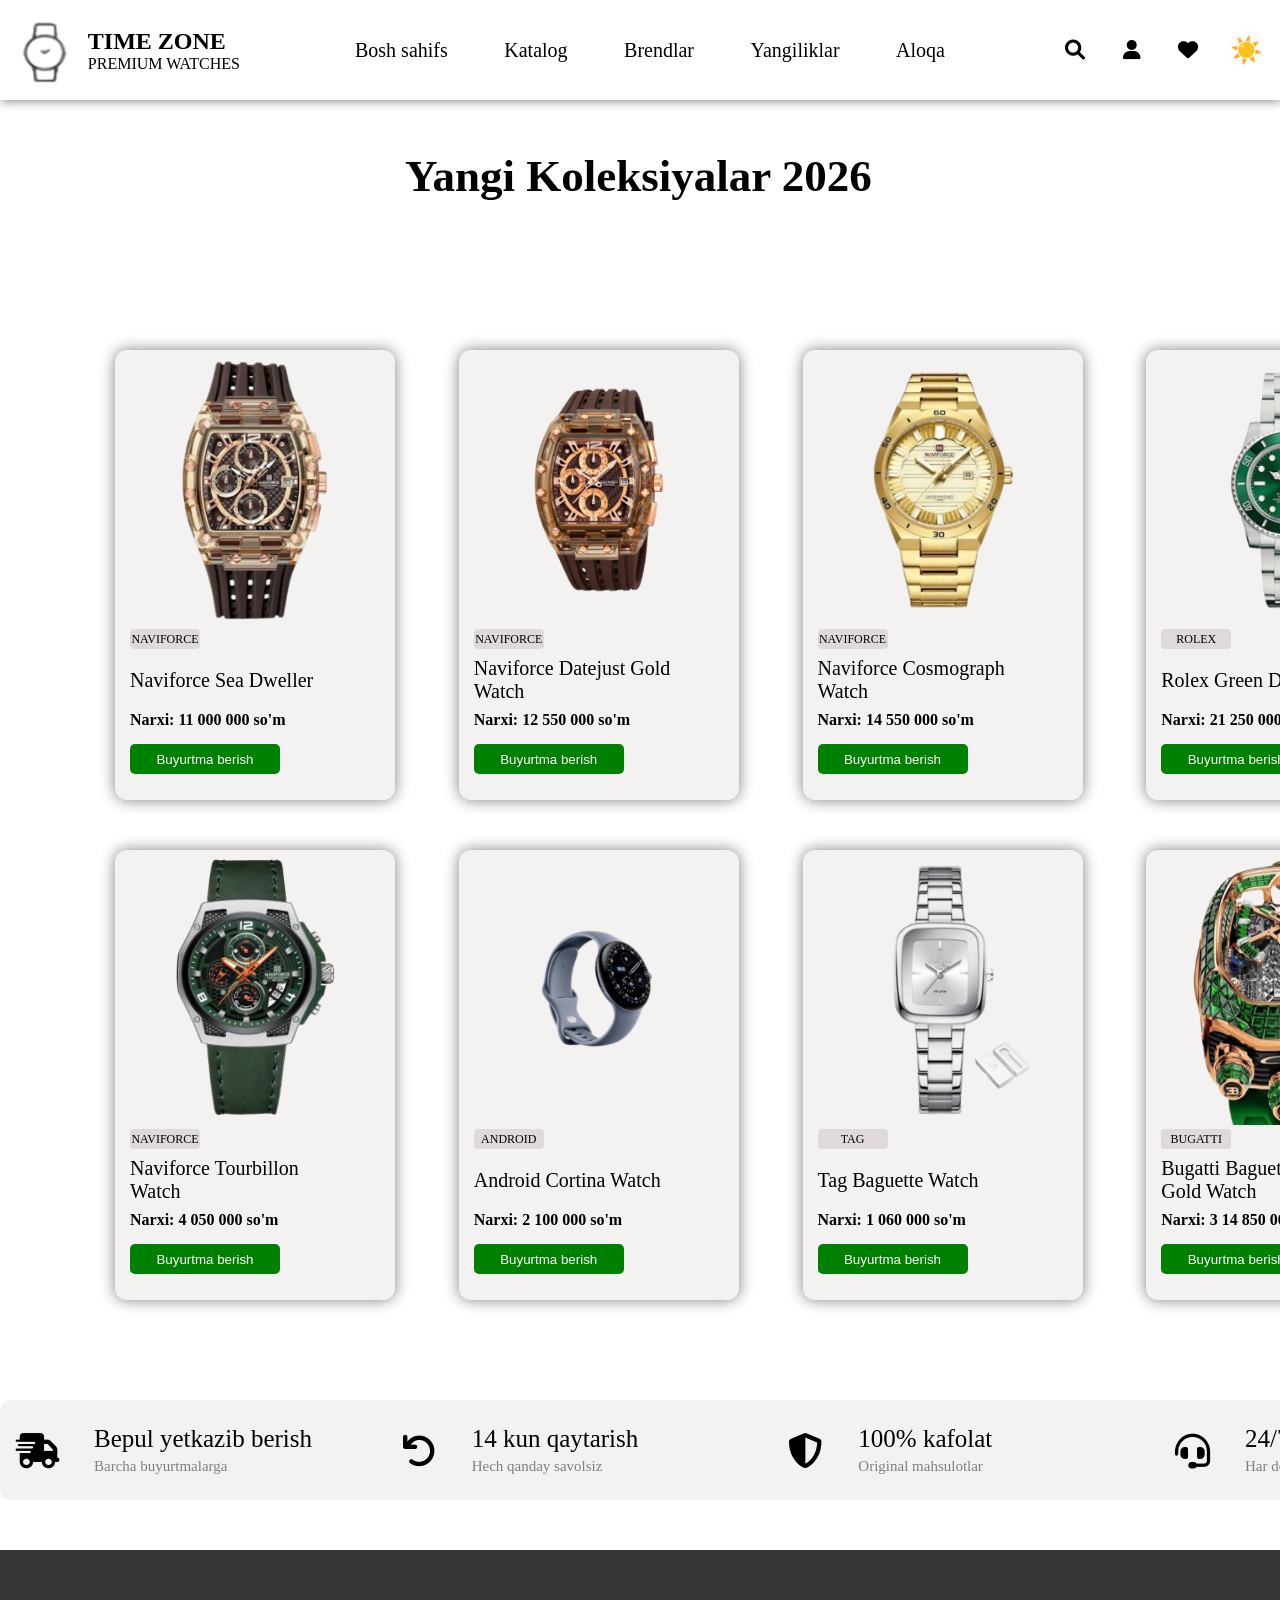
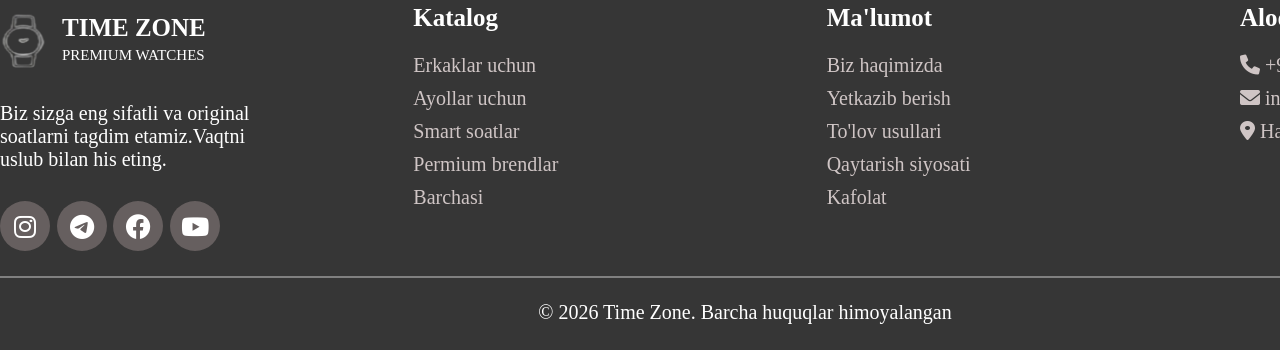
<file: index3.html>
<!DOCTYPE html>
<html lang="en">
<head>
    <meta charset="UTF-8">
    <meta name="viewport" content="width=device-width, initial-scale=1.0">
    <title>Time-Zone3</title>
    <link rel="stylesheet" href="https://cdnjs.cloudflare.com/ajax/libs/font-awesome/6.0.0-beta3/css/all.min.css">
    <link rel="stylesheet" href="./assetes/css/style3.css">
</head>
<body>
      <header>
        <div class="header-left">
            <img src="./assetes/img/sat.png" alt="">
            <div class="left box">
                <h2>TIME ZONE</h2>
                <p>PREMIUM WATCHES</p>
            </div>
        </div>
        <div class="header-orta">
            <a class="a1" href="/index.html">Bosh sahifs</a>
            <a class="a2" href="#">Katalog</a>
            <a class="a3" href="#">Brendlar</a>
            <a class="a4" href="#">Yangiliklar</a>
            <a class="a5" href="#">Aloqa</a>
        </div>
        <div class="header-right">
            <button class="serach"><i class="fa-solid fa-magnifying-glass"></i></button>
            <button class="login"><i class="fa-solid fa-user"></i></button>
            <button class="yurak"><i class="fa-solid fa-heart"></i></button>
            <button class="btn" id="btn">☀️</button>
        </div>
    </header> 
    <h1 class="h1">Yangi Koleksiyalar 2026</h1>
    <!-- * main -->
     <div class="main">
         <div class="main-box">
            <img src="./assetes/img/yangi.png" alt="">
            <div class="main-foter">
                <span>NAVIFORCE</span>
                <p>Naviforce Sea Dweller</p>
                <b>Narxi: 11 000 000 so'm</b>
            </div>
            <button class="main-buyurtma">Buyurtma berish</button>
        </div>
         <div class="main-box">
            <img src="./assetes/img/yangi1.png" alt="">
            <div class="main-foter">
                <span>NAVIFORCE</span>
                <p>Naviforce Datejust Gold Watch</p>
                <b>Narxi: 12 550 000 so'm</b>
            </div>
            <button class="main-buyurtma">Buyurtma berish</button>
        </div>
         <div class="main-box">
            <img src="./assetes/img/yangi2.png" alt="">
            <div class="main-foter">
                <span>NAVIFORCE</span>
                <p>Naviforce Cosmograph Watch</p>
                <b>Narxi: 14 550 000 so'm</b>
            </div>
            <button class="main-buyurtma">Buyurtma berish</button>
        </div>
         <div class="main-box">
            <img src="./assetes/img/soat4.png" alt="">
            <div class="main-foter">
                <span>ROLEX</span>
                <p>Rolex Green Dial Watch</p>
                <b>Narxi: 21 250 000 so'm</b>
            </div>
            <button class="main-buyurtma">Buyurtma berish</button>
        </div>
         <div class="main-box">
            <img src="./assetes/img/yangi3.png" alt="">
            <div class="main-foter">
                <span>NAVIFORCE</span>
                <p>Naviforce Tourbillon Watch</p>
                <b>Narxi: 4 050 000 so'm</b>
            </div>
            <button class="main-buyurtma">Buyurtma berish</button>
        </div>
         <div class="main-box">
            <img src="./assetes/img/yangi4.png" alt="">
            <div class="main-foter">
                <span>ANDROID</span>
                <p>Android Cortina Watch</p>
                <b>Narxi: 2 100 000 so'm</b>
            </div>
            <button class="main-buyurtma">Buyurtma berish</button>
        </div>
          <div class="main-box">
            <img src="./assetes/img/yangi5.png" alt="">
            <div class="main-foter">
                <span>TAG</span>
                <p>Tag Baguette Watch</p>
                <b>Narxi: 1 060 000 so'm</b>
            </div>
            <button class="main-buyurtma">Buyurtma berish</button>
        </div>
          <div class="main-box">
            <img src="./assetes/img/soat9.png" alt="">
            <div class="main-foter">
                <span>BUGATTI</span>
                <p>Bugatti Baguette Rose Gold Watch</p>
                <b>Narxi: 3 14 850 000 so'm</b>
            </div>
            <button class="main-buyurtma">Buyurtma berish</button>
        </div>
    </div>
    <!-- *main1 -->
     <div class="main1">
            <div class="main1-box">
                <i class="fa-solid fa-truck-fast"></i>
                <div class="main1-foter">
                    <p>Bepul yetkazib berish</p>
                    <small>Barcha buyurtmalarga</small>
                </div>
            </div>
             <div class="main1-box">
                <i class="fa-solid fa-arrow-rotate-left"></i>
                <div class="main1-foter">
                    <p>14 kun qaytarish</p>
                    <small>Hech qanday savolsiz</small>
                </div>
            </div>
              <div class="main1-box">
                <i class="fa-solid fa-shield"></i>
                <div class="main1-foter">
                    <p>100% kafolat</p>
                    <small>Original mahsulotlar</small>
                </div>
            </div>
              <div class="main1-box">
                <i class="fa-solid fa-headset"></i>
                <div class="main1-foter">
                    <p>24/7 qo'llab-quvatlash</p>
                    <small>Har doim siz uchun</small>
                </div>
            </div>
        </div>
        <!-- * footer -->
           <footer>
          <div class="footer-k">
              <div class="footer-box">
                <div class="time">
                    <img src="./assetes/img/sat.png" alt="">
                    <div class="time-right">
                        <h6>TIME ZONE</h6>
                        <p>PREMIUM WATCHES</p>
                    </div>
                </div>
                <p>Biz sizga eng sifatli va original soatlarni tagdim etamiz.Vaqtni uslub bilan his eting.</p>
                <div class="i-lar-uchun">
                    <i class="fa-brands fa-instagram"></i>
                    <i class="fa-brands fa-telegram"></i>
                    <i class="fa-brands fa-facebook"></i>
                    <i class="fa-brands fa-youtube"></i>
                </div>
            </div>
            <div class="footer-box1">
                <b>Katalog</b>
                <div class="div1">
                    <p>Erkaklar uchun</p>
                    <p>Ayollar uchun</p>
                    <p>Smart soatlar</p>
                    <p>Permium brendlar</p>
                    <p>Barchasi</p>
                </div>
            </div>
                 <div class="footer-box1">
                <b>Ma'lumot</b>
                <div class="div1">
                    <p>Biz haqimizda</p>
                    <p>Yetkazib berish</p>
                    <p>To'lov usullari</p>
                    <p>Qaytarish siyosati</p>
                    <p>Kafolat</p>
                </div>
            </div>
                 <div class="footer-box1">
                <b>Aloqa</b>
                <div class="div1">
                    <p><i class="fa-solid fa-phone"></i> +998 98 765 43 21</p>
                    <p><i class="fa-solid fa-envelope"></i>  info@timezone.uz</p>
                    <p><i class="fa-solid fa-location-dot"></i>  Hazorasp, sentr</p>
                </div>
            </div>
          </div>
          <div class="footer-button">
            <p>© 2026 Time Zone. Barcha huquqlar himoyalangan</p>
          </div>
         </footer>




      <!-- ! active -->
    <div class="serach-katta">
        <div class="serach-kichik">
            <div class="input">
                <input type="text" id="a" placeholder="Mahsulotlarni qidirish">
                <button class="input-close">x</button>
            </div>
          <div class="div">
              <div class="div1">
                <p>Erkaklar uchun soatlar</p>
                <span>x</span>
            </div><div class="div1">
                <p>Ayollar uchun soatlar</p>
                <span>x</span>
            </div><div class="div1">
                <p>Chiroyli soatlar</p>
                <span>x</span>
            </div><div class="div1">
                <p>Bolalar uchun soatlar</p>
                <span>x</span>
            </div>
          </div>
        </div>
    </div>
    <!-- & login -->
     <div class="login-katta">
        <div class="login-kichik">
            <h1>Login</h1>
            <div class="lable1">
                <label for="ism">Ism</label>
                <input type="text" id="ism" placeholder="Masalan:  Azamat">
            </div>
            <div class="lable2">
                <label for="email">Email</label>
                <input type="email" id="email" placeholder="Emailingiz kiriting!">
            </div>
            <div class="lable3">
                <label for="parol">Password</label>
                <input type="password" id="parol" placeholder="Parolingizni kiriting!">
            </div>
            <button class="login-close">Yopish</button>
        </div>
     </div>
    <script src="style.js"></script>
</body>
</html>
</file>
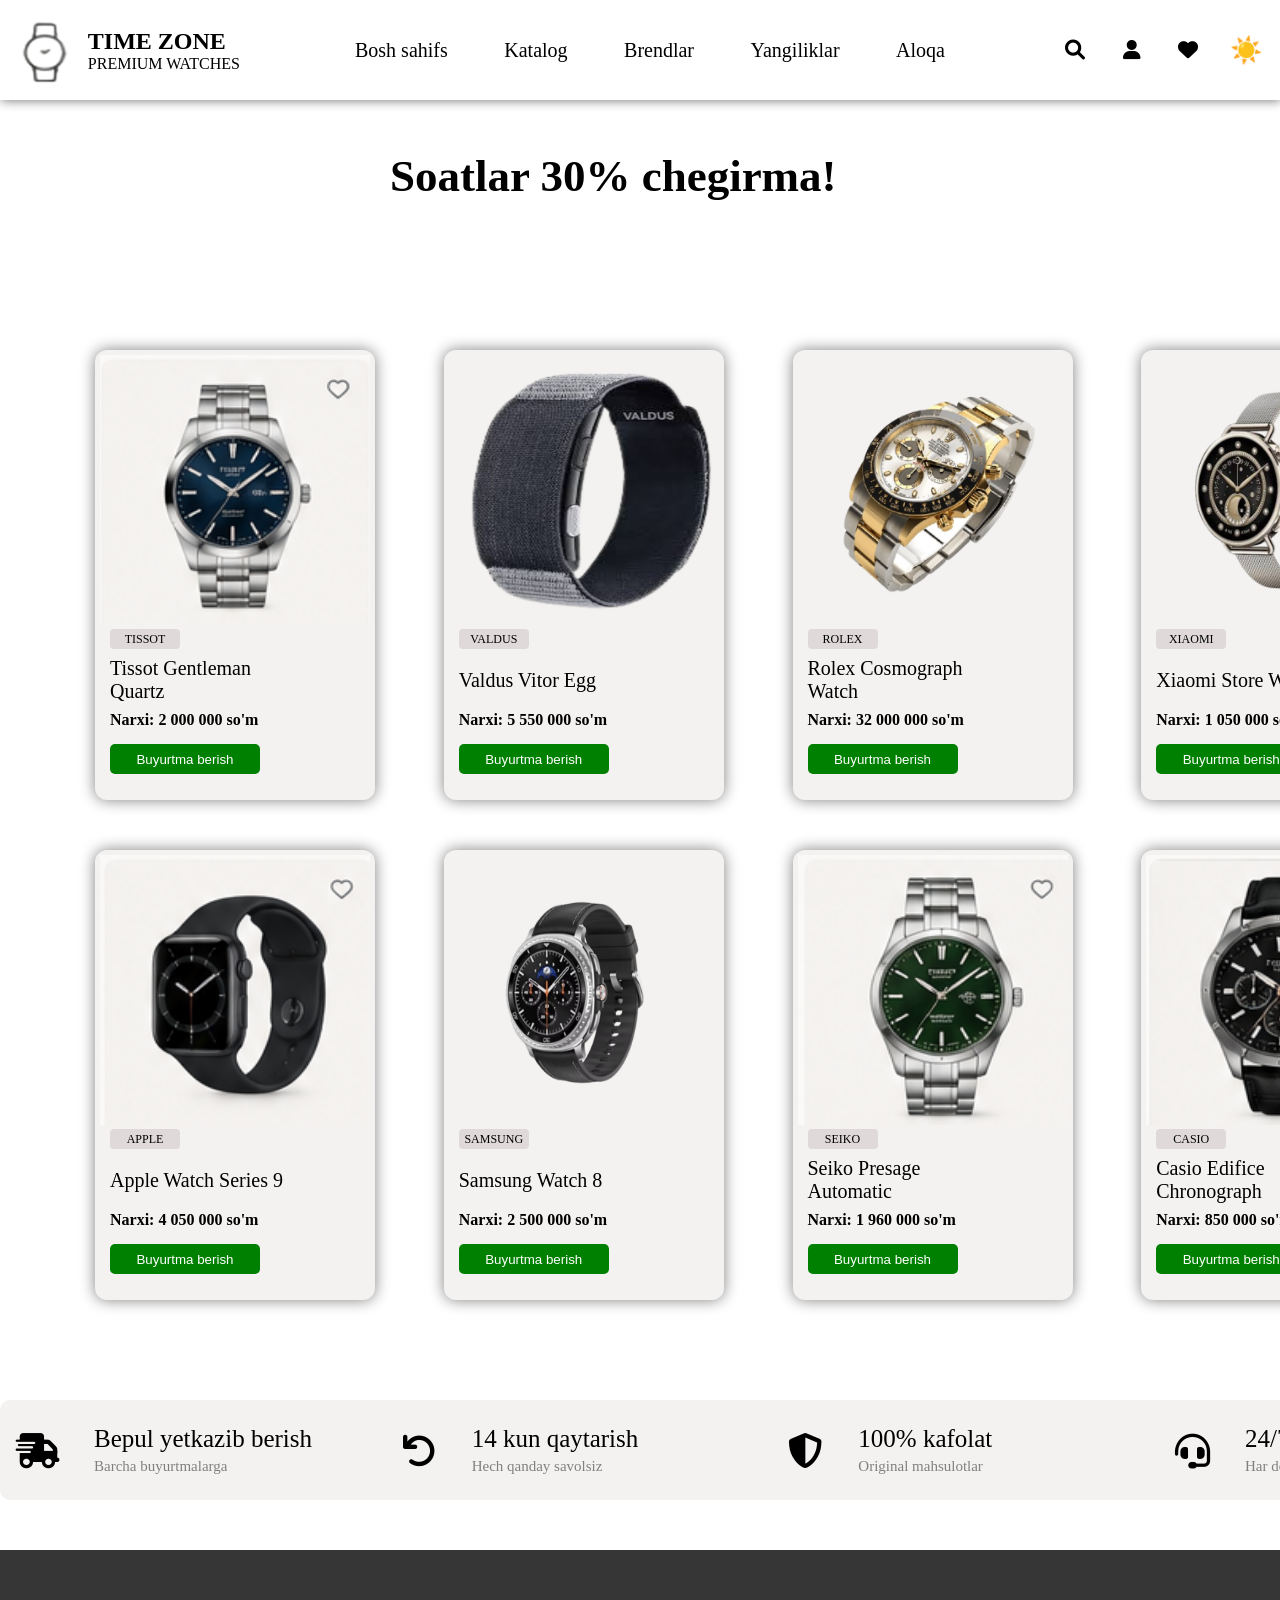
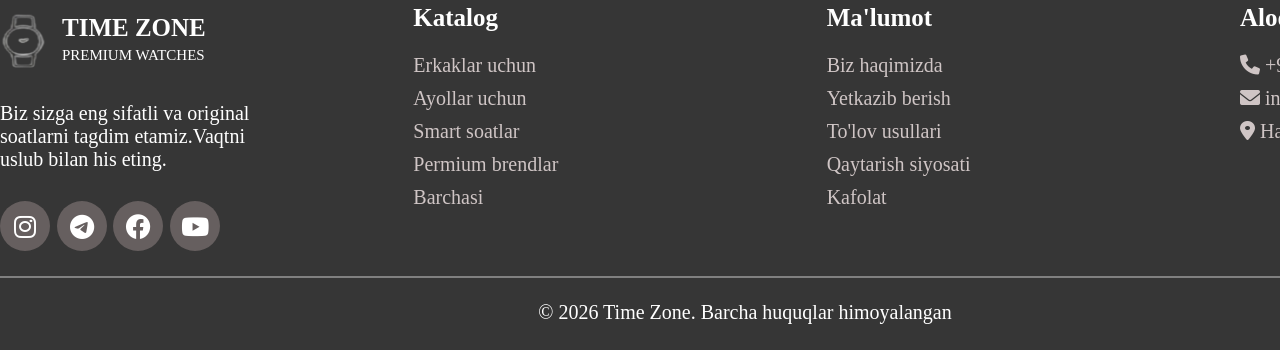
<file: index4.html>
<!DOCTYPE html>
<html lang="en">
<head>
    <meta charset="UTF-8">
    <meta name="viewport" content="width=device-width, initial-scale=1.0">
    <title>Time-Zone4</title>
    <link rel="stylesheet" href="https://cdnjs.cloudflare.com/ajax/libs/font-awesome/6.0.0-beta3/css/all.min.css">
    <link rel="stylesheet" href="./assetes/css/style4.css">
</head>
<body>
      <header>
        <div class="header-left">
            <img src="./assetes/img/sat.png" alt="">
            <div class="left box">
                <h2>TIME ZONE</h2>
                <p>PREMIUM WATCHES</p>
            </div>
        </div>
        <div class="header-orta">
            <a class="a1" href="/index.html">Bosh sahifs</a>
            <a class="a2" href="#">Katalog</a>
            <a class="a3" href="#">Brendlar</a>
            <a class="a4" href="#">Yangiliklar</a>
            <a class="a5" href="#">Aloqa</a>
        </div>
        <div class="header-right">
            <button class="serach"><i class="fa-solid fa-magnifying-glass"></i></button>
            <button class="login"><i class="fa-solid fa-user"></i></button>
            <button class="yurak"><i class="fa-solid fa-heart"></i></button>
            <button class="btn" id="btn">☀️</button>
        </div>
    </header> 
    <!-- * h1 -->
    <h1 class="h1">Soatlar  30%  chegirma!</h1>
    <!-- * main -->
    <div class="main">
         <div class="main-box">
            <img src="./assetes/img/soat-box.png" alt="">
            <div class="main-foter">
                <span>TISSOT</span>
                <p>Tissot Gentleman Quartz</p>
                <b>Narxi: 2 000 000 so'm</b>
            </div>
            <button class="main-buyurtma">Buyurtma berish</button>
        </div>
         <div class="main-box">
            <img src="./assetes/img/soat-box7.png" alt="">
            <div class="main-foter">
                <span>VALDUS</span>
                <p>Valdus Vitor Egg</p>
                <b>Narxi: 5 550 000 so'm</b>
            </div>
            <button class="main-buyurtma">Buyurtma berish</button>
        </div>
         <div class="main-box">
            <img src="./assetes/img/soat3.png" alt="">
            <div class="main-foter">
                <span>ROLEX</span>
                <p>Rolex Cosmograph Watch</p>
                <b>Narxi: 32 000 000 so'm</b>
            </div>
            <button class="main-buyurtma">Buyurtma berish</button>
        </div>
         <div class="main-box">
            <img src="./assetes/img/soat.box9.png" alt="">
            <div class="main-foter">
                <span>XIAOMI</span>
                <p>Xiaomi Store Watch</p>
                <b>Narxi: 1 050 000 so'm</b>
            </div>
            <button class="main-buyurtma">Buyurtma berish</button>
        </div>
         <div class="main-box">
            <img src="./assetes/img/soat-box3.png" alt="">
            <div class="main-foter">
                <span>APPLE</span>
                <p>Apple Watch Series 9</p>
                <b>Narxi: 4 050 000 so'm</b>
            </div>
            <button class="main-buyurtma">Buyurtma berish</button>
        </div>
         <div class="main-box">
            <img src="./assetes/img/soat-box6.png" alt="">
            <div class="main-foter">
                <span>SAMSUNG</span>
                <p>Samsung Watch 8</p>
                <b>Narxi: 2 500 000 so'm</b>
            </div>
            <button class="main-buyurtma">Buyurtma berish</button>
        </div>
          <div class="main-box">
            <img src="./assetes/img/soat-box4.png" alt="">
            <div class="main-foter">
                <span>SEIKO</span>
                <p>Seiko Presage Automatic</p>
                <b>Narxi: 1 960 000 so'm</b>
            </div>
            <button class="main-buyurtma">Buyurtma berish</button>
        </div>
          <div class="main-box">
            <img src="./assetes/img/soat-box1.png" alt="">
            <div class="main-foter">
                <span>CASIO</span>
                <p>Casio Edifice Chronograph</p>
                <b>Narxi: 850 000 so'm</b>
            </div>
            <button class="main-buyurtma">Buyurtma berish</button>
        </div>
    </div>
    <!-- * main1 -->
     <div class="main1">
            <div class="main1-box">
                <i class="fa-solid fa-truck-fast"></i>
                <div class="main1-foter">
                    <p>Bepul yetkazib berish</p>
                    <small>Barcha buyurtmalarga</small>
                </div>
            </div>
             <div class="main1-box">
                <i class="fa-solid fa-arrow-rotate-left"></i>
                <div class="main1-foter">
                    <p>14 kun qaytarish</p>
                    <small>Hech qanday savolsiz</small>
                </div>
            </div>
              <div class="main1-box">
                <i class="fa-solid fa-shield"></i>
                <div class="main1-foter">
                    <p>100% kafolat</p>
                    <small>Original mahsulotlar</small>
                </div>
            </div>
              <div class="main1-box">
                <i class="fa-solid fa-headset"></i>
                <div class="main1-foter">
                    <p>24/7 qo'llab-quvatlash</p>
                    <small>Har doim siz uchun</small>
                </div>
            </div>
        </div>
        <!-- * footer -->
          <footer>
          <div class="footer-k">
              <div class="footer-box">
                <div class="time">
                    <img src="./assetes/img/sat.png" alt="">
                    <div class="time-right">
                        <h6>TIME ZONE</h6>
                        <p>PREMIUM WATCHES</p>
                    </div>
                </div>
                <p>Biz sizga eng sifatli va original soatlarni tagdim etamiz.Vaqtni uslub bilan his eting.</p>
                <div class="i-lar-uchun">
                    <i class="fa-brands fa-instagram"></i>
                    <i class="fa-brands fa-telegram"></i>
                    <i class="fa-brands fa-facebook"></i>
                    <i class="fa-brands fa-youtube"></i>
                </div>
            </div>
            <div class="footer-box1">
                <b>Katalog</b>
                <div class="div1">
                    <p>Erkaklar uchun</p>
                    <p>Ayollar uchun</p>
                    <p>Smart soatlar</p>
                    <p>Permium brendlar</p>
                    <p>Barchasi</p>
                </div>
            </div>
                 <div class="footer-box1">
                <b>Ma'lumot</b>
                <div class="div1">
                    <p>Biz haqimizda</p>
                    <p>Yetkazib berish</p>
                    <p>To'lov usullari</p>
                    <p>Qaytarish siyosati</p>
                    <p>Kafolat</p>
                </div>
            </div>
                 <div class="footer-box1">
                <b>Aloqa</b>
                <div class="div1">
                    <p><i class="fa-solid fa-phone"></i> +998 98 765 43 21</p>
                    <p><i class="fa-solid fa-envelope"></i>  info@timezone.uz</p>
                    <p><i class="fa-solid fa-location-dot"></i>  Hazorasp, sentr</p>
                </div>
            </div>
          </div>
          <div class="footer-button">
            <p>© 2026 Time Zone. Barcha huquqlar himoyalangan</p>
          </div>
         </footer>




       <!-- ! active -->
    <div class="serach-katta">
        <div class="serach-kichik">
            <div class="input">
                <input type="text" id="a" placeholder="Mahsulotlarni qidirish">
                <button class="input-close">x</button>
            </div>
          <div class="div">
              <div class="div1">
                <p>Erkaklar uchun soatlar</p>
                <span>x</span>
            </div><div class="div1">
                <p>Ayollar uchun soatlar</p>
                <span>x</span>
            </div><div class="div1">
                <p>Chiroyli soatlar</p>
                <span>x</span>
            </div><div class="div1">
                <p>Bolalar uchun soatlar</p>
                <span>x</span>
            </div>
          </div>
        </div>
    </div>
    <!-- & login -->
     <div class="login-katta">
        <div class="login-kichik">
            <h1>Login</h1>
            <div class="lable1">
                <label for="ism">Ism</label>
                <input type="text" id="ism" placeholder="Masalan:  Azamat">
            </div>
            <div class="lable2">
                <label for="email">Email</label>
                <input type="email" id="email" placeholder="Emailingiz kiriting!">
            </div>
            <div class="lable3">
                <label for="parol">Password</label>
                <input type="password" id="parol" placeholder="Parolingizni kiriting!">
            </div>
            <button class="login-close">Yopish</button>
        </div>
     </div>
    <script src="style.js"></script>
</body>
</html>
</file>
<file: assetes/css/style.css>
* {
    padding: 0;
    margin: 0;
    box-sizing: border-box;
    transition: 0.5s;
}

header {
    width: 100%;
    height: 100px;
    display: flex;
    align-items: center;
    padding: 20px;
    justify-content: space-between;
    box-shadow: 1px 1px 10px gray;
}

header .header-left {
    width: 220px;
    height: 70px;
    display: flex;
    justify-content: space-between;
    align-items: center;

}

header .header-left img {
    width: 50px;
    height: 80px;
}

/* * header-orta */
header .header-orta {
    width: 590px;
    height: 50px;
    display: flex;
    justify-content: space-between;
    align-items: center;
    font-size: 20px;
}

header .header-orta a {
    color: black;
    text-decoration: none;
}

header .header-right {
    width: 200px;
    height: 50px;
    display: flex;
    justify-content: space-between;
    align-items: center;
}

header .header-right button {
    width: 30px;
    height: 30px;
    font-size: 20px;
    background-color: transparent;
    border: none;
}

header .header-right .btn {
    font-size: 26px;
    display: flex;
    align-items: center;
}

header .header-right .btn:active {
    transform: scale(0.9);
}

header .header-right .yurak:active {
    color: red;
}

header .header-right .yurak:hover {
    transform: scale(1.2);
    cursor: pointer;
}

.serach-katta {
    width: 100%;
    height: 100vh;
    position: fixed;
    inset: 0;
    background-color: rgba(0, 0, 0, 0.7);
    display: none;
    justify-content: center;
}

.serach-katta.active {
    display: flex;
}

.serach-katta .serach-kichik {
    width: 500px;
    height: 400px;
    background-color: white;
    display: flex;
    flex-direction: column;
    align-items: center;
    gap: 30px;
    padding: 25px;
    margin-top: 30px;
    border-radius: 12px;
}

.serach-katta .serach-kichik .input {
    width: 500px;
    height: 50px;
    display: flex;
    justify-content: center;
    align-items: center;
    gap: 37px;

}

.serach-katta .serach-kichik .input .input-close {
    width: 30px;
    height: 30px;
    font-size: 20px;
    border: none;
    background-color: transparent;
    cursor: pointer;

}

.serach-katta .serach-kichik .div {
    width: 500px;
    height: 300px;
    display: flex;
    flex-direction: column;
    gap: 10px;
}

.serach-katta .serach-kichik .div1 {
    width: 500px;
    height: 30px;
    display: flex;
    justify-content: space-between;
    align-items: center;
    font-size: 20px;
    padding: 5px;
    cursor: pointer;

}

.serach-katta .serach-kichik input {
    width: 350px;
    height: 40px;
    padding: 0 15px;
    font-size: 15px;
}

/* * login active */
.login-katta {
    width: 100%;
    height: 100vh;
    position: fixed;
    inset: 0;
    background-color: rgba(0, 0, 0, 0.7);
    display: none;
    justify-content: end;

}

.login-katta.active {
    display: flex;
}

.login-katta .login-kichik {
    width: 300px;
    height: 320px;
    background-color: white;
    border-radius: 12px;
    padding: 25px;
    display: flex;
    flex-direction: column;
    justify-content: space-between;
    margin-right: 150px;
    margin-top: 60px;
}

.login-katta .login-kichik .lable1,
.login-katta .login-kichik .lable2,
.login-katta .login-kichik .lable3 {
    width: 250px;
    height: 50px;
    display: flex;
    flex-direction: column;
    justify-content: space-between;


}

.login-katta .login-kichik .lable1 input,
.login-katta .login-kichik .lable2 input,
.login-katta .login-kichik .lable3 input {
    width: 250px;
    height: 30px;
    padding: 0 10px;
}

.login-katta .login-kichik .login-close {
    width: 250px;
    height: 30px;
    background-color: blue;
    color: white;
    border: none;
    border-radius: 5px;
    font-size: 15px;
}

/* * main */
.main {
    width: 100%;
    height: 700px;
    background-image: url(/assetes/img/sat2.webp);
    background-repeat: no-repeat;
    background-size: cover;
    background-position: center;
    display: flex;
    justify-content: start;

}

.main-katolog {
    width: 100%;
    height: 100vh;
    background-color: rgba(0, 0, 0, 0.7);
    position: fixed;
    inset: 0;
    display: none;
    justify-content: center;
    align-items: center;
}

.main-katolog.active {
    display: flex;
}

.main-katolog .main-kichik {
    width: 300px;
    height: 270px;
    background-color: white;
    border-radius: 12px;
    display: flex;
    flex-direction: column;
    gap: 15px;
    padding: 5px;
}

.main-katolog .main-kichik .h1 {
    width: 270px;
    height: 40px;
    display: flex;
    justify-content: space-between;
    align-items: center;
}

.main-katolog .main-kichik .h1 .main-close {
    width: 40px;
    height: 40px;
    border: none;
    background-color: transparent;
    font-size: 20px;
}

.main-katolog .main-kichik p {
    font-size: 20px;
}

.main-box {
    width: 500px;
    height: 350px;
    display: flex;
    flex-direction: column;
    justify-content: space-between;
    color: white;
    margin: 80px;

}

.main .main-box h1 {
    font-size: 55px;
}

.main .main-box small {
    font-size: 15px;
}

.main .main-box .main-btn {
    width: 200px;
    height: 30px;
    background-color: rgb(238, 178, 136);
    border: none;
    font-size: 15px;
    border-radius: 4px;
    cursor: pointer;
}

.main .main-box .main-foter {
    width: 500px;
    height: 80px;
    display: flex;
    justify-content: space-between;
    align-items: center;

}

.main .main-box .main-foter .foter1 {
    width: 170px;
    height: 50px;
    display: flex;
    justify-content: space-between;
    align-items: center;
    padding: 5px;
}

.main .main-box .main-foter .foter1 i {
    color: chocolate;
    font-size: 25px;
}

.main .main-box .main-foter .foter2 {
    width: 100px;
    height: 50px;
    display: flex;
    justify-content: space-between;
    align-items: center;
    padding: 5px;
}

.main .main-box .main-foter .foter2 i {
    color: chocolate;
    font-size: 25px;
}

.main .main-box .main-foter .foter3 {
    width: 190px;
    height: 50px;
    display: flex;
    justify-content: space-between;
    align-items: center;
    padding: 5px;
}

.main .main-box .main-foter .foter3 i {
    color: chocolate;
    font-size: 25px;
}

/* *=======main1 */
.main1 {
    width: 1400px;
    height: 150px;
    margin: 50px auto;
    display: flex;
    align-items: center;
    justify-content: space-around;
    padding: 10px;
    background-color: rgb(212, 206, 197);
    border-radius: 12px;
}

.main1 .main1-box {
    width: 350px;
    height: 100px;
    display: flex;
    gap: 20px;
    align-items: center;
    border-right: 1px solid gray;
    padding: 5px;
}

.main1 .main1-box img {
    width: 60px;
    height: 100px;
}

.main1 .main1-box .img1 {
    width: 100px;
    height: 70px;
}

.main1 .main1-box .erkaklar-uchun {
    width: 180px;
    height: 50px;
    display: flex;
    justify-content: space-between;
    flex-direction: column;
}

.main1 .main1-box .erkaklar-uchun p {
    font-size: 20px;
}

.main1 .main1-box .erkaklar-uchun small {
    color: gray;
    font-size: 15px;
}

.main1 .main1-box .i {
    width: 20px;
    height: 50px;
    display: flex;
    align-items: end;
}

/* *==== main2 */
.main2 {
    width: 1400px;
    height: 80px;
    display: flex;
    justify-content: space-between;
    align-items: center;
    margin: auto;
    padding: 10px;
}

.main2 h3 {
    font-size: 35px;
}

.main2 a {
    color: black;
    text-decoration: none;
    font-size: 18px;
}

/* * ===== main3 */
.main3 {
    width: 1490px;
    height: 460px;
    margin: 30px auto;
    display: flex;
    justify-content: space-between;
    overflow: scroll;
    gap: 25px;
}

.main3 .main3-box {
    width: 280px;
    height: 460px;
    padding: 5px;
    background-color: #F4F2F0;
    border-radius: 12px;
}

.main3 .main3-box:hover {
    transform: scale(1.1);
    cursor: pointer;
}

.main3 .main3-box img {
    width: 270px;
    height: 300px;
    cursor: pointer;
}

.main3 .main3-box .main3-foter {
    width: 200px;
    height: 100px;
    display: flex;
    flex-direction: column;
    justify-content: space-between;
    margin-left: 10px;
}

.main3 .main3-box .main3-foter span {
    width: 50px;
    height: 20px;
    background-color: rgb(223, 217, 217);
    border-radius: 4px;
    font-size: 12px;
    display: flex;
    align-items: center;
    justify-content: center;
    cursor: pointer;
}

.main3 .main3-box .main3-foter p {
    font-size: 20px;
    font-weight: 300;
    cursor: pointer;

}

.main3 .main3-box .main3-buyurtma {
    width: 150px;
    height: 30px;
    border: none;
    background-color: green;
    color: white;
    border-radius: 5px;
    margin-top: 15px;
    margin-left: 10px;
    cursor: pointer;
}

/* *==== main4 */
.main4 {
    width: 1490px;
    height: 300px;
    margin: 70px auto;
    display: flex;
    justify-content: space-between;
}

.main4 .main4-box {
    width: 720px;
    height: 300px;
    border-radius: 12px;
    background-image: url(/assetes/img/sat2.webp);
    background-position: center;
    background-repeat: no-repeat;
    background-size: cover;
    color: white;
    display: flex;
    flex-direction: column;
    gap: 20px;
    padding: 35px;
}

.main4 .main4-box h4 {
    font-size: 40px;

}

.main4 .main4-box p {
    font-size: 25px;
}

.main4 .main4-box .main4-btn {
    width: 120px;
    height: 30px;
    font-size: 15px;
    border: none;
    background-color: white;
    border-radius: 5px;
}

.main4 .main4-box .main4-btn a {
    color: black;
    text-decoration: none;
}

.main4 .main4-box1 {
    width: 720px;
    height: 300px;
    border-radius: 12px;
    display: flex;
    flex-direction: column;
    gap: 20px;
    padding: 35px;
    background-image: url(/assetes/img/sat3.png);
    background-repeat: no-repeat;
    background-size: cover;
    background-position: center;

}

.main4 .main4-box1 h5 {
    font-size: 40px;
}

.main4 .main4-box1 p {
    font-size: 25px;
}

.main4 .main4-box1 .main4-btn1 {
    width: 200px;
    height: 30px;
    border: none;
    background-color: rgb(221, 202, 176);
    font-size: 15px;
    border-radius: 5px;
}

.main4 .main4-box1 .main4-btn1 a {
    color: black;
    text-decoration: none;
}

/* * main5 */
.main5 {
    width: 1490px;
    height: 100px;
    border-radius: 10px;
    padding: 15px;
    margin: 50px auto;
    display: flex;
    justify-content: space-between;
    align-items: center;
    background-color: #F4F2F0;
}

.main5 .main5-box {
    width: 300px;
    height: 70px;
    display: flex;
    align-items: center;
    gap: 35px;
}

.main5 .main5-box i {
    font-size: 35px;
}

.main5 .main5-box .main5-foter {
    width: 270px;
    height: 70px;
    display: flex;
    flex-direction: column;
    gap: 5px;
    justify-content: center;
}

.main5 .main5-box .main5-foter p {
    font-size: 25px;
}

.main5 .main5-box .main5-foter small {
    color: gray;
    font-size: 15px;
}

/* * FOOTER */
footer {
    width: 100%;
    height: 400px;
    background-color: rgba(0, 0, 0, 0.788);
    color: white;
    display: flex;
    flex-direction: column;
    gap: 15px;
}

footer .footer-k {
    width: 1490px;
    height: 300px;
    margin: auto;
    display: flex;
    justify-content: space-between;
    align-items: end;

}

footer .footer-box {
    width: 250px;
    height: 250px;
    display: flex;
    flex-direction: column;
    justify-content: space-between;
}

footer .footer-box .time {
    width: 250px;
    height: 70px;
    display: flex;
    gap: 15px;
    align-items: center;
}

footer .footer-box .time img {
    width: 50px;
    height: 70px;

}

footer .footer-box .time .time-right {
    width: 200px;
    height: 70px;
    display: flex;
    flex-direction: column;
    justify-content: center;
    gap: 5px;
}

footer .footer-box .time .time-right h6 {
    font-size: 25px;
}

footer .footer-box .time .time-right p {
    font-size: 15px;
}

footer .footer-box p {
    font-size: 20px;
}

footer .footer-box .i-lar-uchun {
    width: 220px;
    height: 55px;
    display: flex;
    justify-content: space-between;
    align-items: center;
}

footer .footer-box .i-lar-uchun i {
    width: 50px;
    height: 50px;
    background-color: rgb(102, 95, 95);
    font-size: 25px;
    border-radius: 50%;
    display: flex;
    justify-content: center;
    align-items: center;
}

footer .footer-k .footer-box1 {
    width: 250px;
    height: 250px;
    display: flex;
    flex-direction: column;
    justify-content: space-between;
}

footer .footer-box1 b {
    font-size: 25px;
}

footer .footer-box1 .div1 {
    width: 250px;
    height: 200px;
    display: flex;
    flex-direction: column;
    gap: 10px;
    color: rgb(207, 197, 197);
    font-size: 20px;
}

footer .footer-button {
    width: 1490px;
    height: 70px;
    border-top: 2px solid gray;
    margin: auto;
    display: flex;
    justify-content: center;
    align-items: center;
    font-size: 20px;
}

/** button */
.main3-katta {
    width: 100%;
    height: 100vh;
    background-color: rgba(0, 0, 0, 0.7);
    position: fixed;
    inset: 0;
    display: none;
    justify-content: center;
    align-items: center;
}

.main3-katta.active {
    display: flex;
}

.main3-katta .main3-kichik {
    width: 500px;
    height: 450px;
    background-color: white;
    border-radius: 12px;
    display: flex;
    flex-direction: column;
    align-items: center;
    padding: 25px;
    gap: 20px;
}

.main3-katta .main3-kichik .h1 {
    width: 400px;
    height: 25px;
    display: flex;
    justify-content: end;
    align-items: center;
}

.main3-katta .main3-kichik .h1 .main3-close {
    width: 25px;
    height: 25px;
    border: none;
    background-color: transparent;
    font-size: 20px;
    cursor: pointer;
}

.main3-katta .main3-kichik .label1 {
    width: 400px;
    height: 60px;
    display: flex;
    flex-direction: column;
    justify-content: space-between;
}

.main3-katta .main3-kichik .label1 label {
    font-size: 15px;
}

.main3-katta .main3-kichik .label1 input {
    width: 300px;
    height: 30px;
    padding: 0px 10px;
}

.main3-katta .main3-kichik .button {
    width: 400px;
    height: 70px;

    display: flex;
    flex-direction: column;
    justify-content: space-between;
}

.main3-katta .main3-kichik .button .button-buyurtma {
    width: 300px;
    height: 30px;
    font-size: 15px;
    background-color: green;
    color: white;
    border: none;
    border-radius: 5px;
}

body.dark {
    background-color: black;
}

body.dark header {
    background-color: rgba(0, 0, 0, 0.747);
    color: white;
}

body.dark header .header-orta a {
    color: white;
}

body.dark .main2 {
    color: white;
}

body.dark .main2 a {
    color: white;
}

body.dark header .header-right i {
    color: white;
}

body.dark footer {
    background-color: blue;
}




/* =========================================
   📱 TELEFON VERSIYASI
========================================= */

@media (max-width: 768px) {

    /** ================= HEADER ================= */
    header {
        width: 100%;
        height: 70px;
        padding: 10px 15px;

    }

    header .header-left {
        width: auto;
        height: 50px;
        gap: 10px;
    }

    header .header-left img {
        width: 30;
        height: 60px;
    }

    header .header-orta {
        display: none;
    }

    header .header-right {
        width: auto;
        height: 70px;
        display: flex;
        gap: 10px;

    }

    /**=============serach======== */
    .serach-katta {
        padding: 15px;
    }

    .serach-katta .serach-kichik {
        width: 100%;
        max-width: 360px;
        height: 350px;
        padding: 20px;
        margin-top: 20px;
    }

    .serach-katta .serach-kichik .input {
        width: 100%;
        gap: 10px;
    }

    .serach-katta .serach-kichik input {
        width: 100%;
        height: 40px;
    }

    .serach-katta .serach-kichik .div {
        width: 100%;
    }

    .serach-katta .serach-kichik .div1 {
        width: 100%;
        font-size: 17px;
    }


    /* ================= LOGIN ================= */

    .login-katta {
        justify-content: center;
        align-items: flex-start;
        padding: 15px;
    }

    .login-katta .login-kichik {
        width: 100%;
        max-width: 350px;
        height: 320px;
        margin: 25px 0 0 0;
        padding: 20px;
    }

    .login-katta .login-kichik .lable1,
    .login-katta .login-kichik .lable2,
    .login-katta .login-kichik .lable3 {
        width: 100%;
    }

    .login-katta .login-kichik .lable1 input,
    .login-katta .login-kichik .lable2 input,
    .login-katta .login-kichik .lable3 input {
        width: 100%;
    }

    .login-katta .login-kichik .login-close {
        width: 100%;
    }

    /* *==========main========= */
    .main {
        width: 100%;
        height: 550px;
        background-position: center;
        background-size: cover;
    }

    .main .main-box {
        width: 90%;
        height: 350px;
        margin: 60px 20px;
    }

    .main .main-box h1 {
        font-size: 35px;
    }

    .main .main-box small {
        font-size: 13px;
    }

    .main .main-box .main-btn {
        width: 160px;
        height: 35px;
        font-size: 14px;
    }

    .main .main-box .main-foter {
        width: 100%;
        height: auto;
        display: flex;
        flex-wrap: wrap;
        gap: 10px;
    }

    /**================= KATALOG ================= */
    */ .main-katolog {
        padding: 15px;
    }

    .main-katolog .main-kichik {
        width: 100%;
        max-width: 320px;
        height: 270px;
    }

    .main-katolog .main-kichik .h1 {
        width: 100%;
    }

    /** ================= MAIN1 ================= */
    .main1 {
        width: 90%;
        height: auto;
        min-height: 260px;
        margin: 30px auto;
        padding: 15px;
        display: flex;
        flex-direction: column;
        gap: 15px;
    }

    .main1 .main1-box {
        width: 80%;
        height: 65px;
        border-right: none;
        border-bottom: 1px solid gray;
        gap: 5px;
        padding: 5px;
    }

    .main1 .main1-box img {
        width: 40px;
        height: 55px;
        object-fit: contain;
    }

    .main1 .main1-box .img1 {
        width: 60px;
        height: 45px;
    }

    .main1 .main1-box .erkaklar-uchun {
        width: 100%;
        height: 50px;
    }

    .main1 .main1-box .erkaklar-uchun p {
        font-size: 17px;
    }

    .main1 .main1-box .erkaklar-uchun small {
        font-size: 12px;
    }

    /* *============main2=========== */
    .main2 {
        width: 100%;
        height: 70px;
        padding: 10px 15px;
        margin: auto;
    }

    .main2 h3 {
        font-size: 25px;
    }

    .main2 a {
        font-size: 14px;
    }

    /** ================= MAIN3  ================= */
    .main3 {
        width: 90%;
        height: 360px;
        margin: 20px auto;
        padding: 10px 15px;
        display: flex;
        overflow-x: auto;
        overflow-y: auto;
        gap: 15px;
    }

    .main3 .main3-box {
        width: 210px;
        height: 340px;
        padding: 5px;
    }

    .main3 .main3-box:hover {
        transform: none;
    }

    .main3 .main3-box img {
        width: 200px;
        height: 200px;
        border-radius: 8px;
    }

    .main3 .main3-box .main3-foter {
        width: 190px;
        height: 75px;
        margin-left: 5px;
    }

    .main3 .main3-box .main3-foter p {
        font-size: 16px;
    }

    .main3 .main3-box .main3-buyurtma {
        width: 140px;
        height: 30px;
        margin: 10px 5px 0;
        font-size: 12px;
    }

    /* *============= main4 =========== */
    .main4 {
        width: 90%;
        height: auto;
        margin: 40px auto;
        display: flex;
        flex-direction: column;
        gap: 30px;
    }

    .main4 .main4-box,
    .main4 .main4-box1 {
        width: 100%;
        height: 250px;
        padding: 25px;
    }

    .main4 .main4-box h4,
    .main4 .main4-box1 h5 {
        font-size: 28px;
    }

    .main4 .main4-box p,
    .main4 .main4-box1 p {
        font-size: 18px;
    }

    .main4 .main4-box .main4-btn,
    .main4 .main4-box1 .main4-btn1 {
        height: 35px;
        font-size: 13px;
    }

    /* *============ main5 ========== */
    .main5 {
        width: 90%;
        height: auto;
        min-height: 250px;
        margin: 30px auto;
        padding: 20px;
        display: flex;
        flex-direction: column;
        gap: 20px;
    }

    .main5 .main5-box {
        width: 100%;
        height: 60px;
        gap: 15px;
    }

    .main5 .main5-box i {
        font-size: 28px;
        width: 40px;
    }

    .main5 .main5-box .main5-foter {
        width: 100%;
        height: 60px;
    }

    .main5 .main5-box .main5-foter p {
        font-size: 18px;
    }

    .main5 .main5-box .main5-foter small {
        font-size: 12px
    }

    /* *=========== footer =========== */
    footer {
        width: 100%;
        height: auto;
        min-height: 650px;
        padding: 30px 20px 0;
    }

    footer .footer-k {
        width: 100%;
        height: auto;
        display: grid;
        grid-template-columns: 1fr 1fr;
        gap: 30px 15px;
        align-items: start;
    }

    footer .footer-box,
    footer .footer-k .footer-box1 {
        width: 100%;
        height: 230px;
    }

    footer .footer-box .time {
        width: 100%;
        height: 60px;
    }

    footer .footer-box .time img {
        width: 35px;
        height: 50px;

    }

    footer .footer-box .time .time-right {
        width: 100%;
        height: 60px;

    }

    footer .footer-box .time .time-right h6 {
        font-size: 18px;
    }

    footer .footer-box .time .time-right p {
        font-size: 11px;
    }

    footer .footer-box p {
        font-size: 14px;
    }

    footer .footer-box .i-lar-uchun {
        width: 100%;
        height: 45px;

    }

    footer .footer-box .i-lar-uchun i {
        width: 38px;
        height: 38px;
        font-size: 18px;
    }

    footer .footer-box1 b {
        font-size: 18px;
    }

    footer .footer-box1 .div1 {
        width: 100%;
        height: auto;
        font-size: 14px;
    }

    footer .footer-button {
        width: 100%;
        height: 60px;
        font-size: 12px;
        text-align: center;
    }
}

/* =========================================
   📱 JUDA KICHIK TELEFONLAR
========================================= */

@media (max-width: 400px) {
    header {
        padding: 8px 10px;
    }

    header .header-right {
        gap: 7px;
    }

    .main {
        height: 500px;
    }

    .main .main-box {
        margin: 50px 15px;
    }

    .main .main-box h1 {
        font-size: 29px;
    }

    .main .main-box small {
        font-size: 12px;
    }

    .main1 {
        width: calc(100% - 20px);
    }

    .main2 h3 {
        font-size: 21px;
    }

    .main2 a {
        font-size: 12px;
    }

    .main3 {
        height: 330px;
    }

    .main3 .main3-box {
        flex-basis: 180px;
        width: 180px;
        height: 310px;
    }

    .main3 .main3-box img {
        width: 170px;
        height: 175px;
    }

    .main3 .main3-box .main3-foter {
        width: 160px;
    }

    .main3 .main3-box .main3-foter p {
        font-size: 14px;
    }

    .main4 .main4-box,
    .main4 .main4-box1 {
        height: 220px;
        padding: 20px;
    }

    .main4 .main4-box h4,
    .main4 .main4-box1 h5 {
        font-size: 24px;
    }

    .main4 .main4-box p,
    .main4 .main4-box1 p {
        font-size: 15px;
    }

    footer .footer-k {
        grid-template-columns: 1fr;
    }

    footer {
        min-height: 900px;
    }

}
</file>
<file: assetes/css/style2.css>
* {
    padding: 0;
    margin: 0;
    box-sizing: border-box;
    transition: 0.5s;

}

header {
    width: 100%;
    height: 100px;
    display: flex;
    align-items: center;
    padding: 20px;
    justify-content: space-between;
    box-shadow: 1px 1px 10px gray;
}

header .header-left {
    width: 220px;
    height: 70px;
    display: flex;
    justify-content: space-between;
    align-items: center;

}

header .header-left img {
    width: 50px;
    height: 80px;
}

/* * header-orta */
header .header-orta {
    width: 590px;
    height: 50px;
    display: flex;
    justify-content: space-between;
    align-items: center;
    font-size: 20px;
}

header .header-orta a {
    color: black;
    text-decoration: none;
}

header .header-right {
    width: 200px;
    height: 50px;
    display: flex;
    justify-content: space-between;
    align-items: center;
}

header .header-right button {
    width: 30px;
    height: 30px;
    font-size: 20px;
    background-color: transparent;
    border: none;
}

header .header-right .btn {
    font-size: 26px;
    display: flex;
    align-items: center;
}

header .header-right .btn:active {
    transform: scale(0.9);
}

header .header-right .yurak:active {
    color: red;
}

header .header-right .yurak:hover {
    transform: scale(1.2);
    cursor: pointer;
}

.serach-katta {
    width: 100%;
    height: 100vh;
    position: fixed;
    inset: 0;
    background-color: rgba(0, 0, 0, 0.7);
    display: none;
    justify-content: center;
}

.serach-katta.active {
    display: flex;
}

.serach-katta .serach-kichik {
    width: 500px;
    height: 400px;
    background-color: white;
    display: flex;
    flex-direction: column;
    align-items: center;
    gap: 30px;
    padding: 25px;
    margin-top: 30px;
    border-radius: 12px;
}

.serach-katta .serach-kichik .input {
    width: 500px;
    height: 50px;
    display: flex;
    justify-content: center;
    align-items: center;
    gap: 37px;

}

.serach-katta .serach-kichik .input .input-close {
    width: 30px;
    height: 30px;
    font-size: 20px;
    border: none;
    background-color: transparent;
    cursor: pointer;

}

.serach-katta .serach-kichik .div {
    width: 500px;
    height: 300px;
    display: flex;
    flex-direction: column;
    gap: 10px;
}

.serach-katta .serach-kichik .div1 {
    width: 500px;
    height: 30px;
    display: flex;
    justify-content: space-between;
    align-items: center;
    font-size: 20px;
    padding: 5px;
    cursor: pointer;

}

.serach-katta .serach-kichik input {
    width: 350px;
    height: 40px;
    padding: 0 15px;
    font-size: 15px;
}

/* * login active */
.login-katta {
    width: 100%;
    height: 100vh;
    position: fixed;
    inset: 0;
    background-color: rgba(0, 0, 0, 0.7);
    display: none;
    justify-content: end;

}

.login-katta.active {
    display: flex;
}

.login-katta .login-kichik {
    width: 300px;
    height: 320px;
    background-color: white;
    border-radius: 12px;
    padding: 25px;
    display: flex;
    flex-direction: column;
    justify-content: space-between;
    margin-right: 150px;
    margin-top: 60px;
}

.login-katta .login-kichik h1 {
    color: black;

}

.login-katta .login-kichik .lable1,
.login-katta .login-kichik .lable2,
.login-katta .login-kichik .lable3 {
    width: 250px;
    height: 50px;
    display: flex;
    flex-direction: column;
    justify-content: space-between;


}

.login-katta .login-kichik .lable1 input,
.login-katta .login-kichik .lable2 input,
.login-katta .login-kichik .lable3 input {
    width: 250px;
    height: 30px;
    padding: 0 10px;
}

.login-katta .login-kichik .login-close {
    width: 250px;
    height: 30px;
    background-color: blue;
    color: white;
    border: none;
    border-radius: 5px;
    font-size: 15px;
}

/** h1 */
.h1 {
    width: 450px;
    height: 50px;
    font-size: 40px;
    margin: 50px auto;
}

/* *main */
.main {
    width: 1490px;
    height: 1050px;
    margin: auto;
    display: grid;
    grid-template-columns: repeat(4, 1fr);
    padding: 25px;
    padding-left: 90px;
}

.main .main-box {
    width: 280px;
    height: 450px;
    padding: 5px;
    background-color: #F4F2F0;
    border-radius: 12px;
    box-shadow: 0px 0px 15px gray;

}

.main .main-box:hover {
    transform: scale(1.1);
    cursor: pointer;
}

.main .main-box img {
    width: 270px;
    height: 270px;
}

.main .main-box .main-foter {
    width: 200px;
    height: 100px;
    display: flex;
    flex-direction: column;
    justify-content: space-between;
    margin-left: 10px;
}

.main .main-box .main-foter span {
    width: 50px;
    height: 20px;
    background-color: rgb(223, 217, 217);
    border-radius: 4px;
    font-size: 12px;
    display: flex;
    align-items: center;
    justify-content: center;
}

.main .main-box .main-foter p {
    font-size: 20px;
    font-weight: 300;

}

.main .main-box .main-buyurtma {
    width: 150px;
    height: 30px;
    border: none;
    background-color: green;
    color: white;
    border-radius: 5px;
    margin-top: 15px;
    margin-left: 10px;
}

/* * main1 */
.main1 {
    width: 1490px;
    height: 100px;
    border-radius: 10px;
    padding: 15px;
    margin: 50px auto;
    display: flex;
    justify-content: space-between;
    align-items: center;
    background-color: #F4F2F0;
}

.main1 .main1-box {
    width: 300px;
    height: 70px;
    display: flex;
    align-items: center;
    gap: 35px;
}

.main1 .main1-box i {
    font-size: 35px;
}

.main1 .main1-box .main1-foter {
    width: 270px;
    height: 70px;
    display: flex;
    flex-direction: column;
    gap: 5px;
    justify-content: center;
}

.main1 .main1-box .main1-foter p {
    font-size: 25px;
}

.main1 .main1-box .main1-foter small {
    color: gray;
    font-size: 15px;
}

/* * footer */
footer {
    width: 100%;
    height: 400px;
    background-color: rgba(0, 0, 0, 0.788);
    color: white;
    display: flex;
    flex-direction: column;
    gap: 15px;
}

footer .footer-k {
    width: 1490px;
    height: 300px;
    margin: auto;
    display: flex;
    justify-content: space-between;
    align-items: end;

}

footer .footer-box {
    width: 250px;
    height: 250px;
    display: flex;
    flex-direction: column;
    justify-content: space-between;
}

footer .footer-box .time {
    width: 250px;
    height: 70px;
    display: flex;
    gap: 15px;
    align-items: center;
}

footer .footer-box .time img {
    width: 50px;
    height: 70px;

}

footer .footer-box .time .time-right {
    width: 200px;
    height: 70px;
    display: flex;
    flex-direction: column;
    justify-content: center;
    gap: 5px;
}

footer .footer-box .time .time-right h6 {
    font-size: 25px;
}

footer .footer-box .time .time-right p {
    font-size: 15px;
}

footer .footer-box p {
    font-size: 20px;
}

footer .footer-box .i-lar-uchun {
    width: 220px;
    height: 55px;
    display: flex;
    justify-content: space-between;
    align-items: center;
}

footer .footer-box .i-lar-uchun i {
    width: 50px;
    height: 50px;
    background-color: rgb(102, 95, 95);
    font-size: 25px;
    border-radius: 50%;
    display: flex;
    justify-content: center;
    align-items: center;
}

footer .footer-k .footer-box1 {
    width: 250px;
    height: 250px;
    display: flex;
    flex-direction: column;
    justify-content: space-between;
}

footer .footer-box1 b {
    font-size: 25px;
}

footer .footer-box1 .div1 {
    width: 250px;
    height: 200px;
    display: flex;
    flex-direction: column;
    gap: 10px;
    color: rgb(207, 197, 197);
    font-size: 20px;
}

footer .footer-button {
    width: 1490px;
    height: 70px;
    border-top: 2px solid gray;
    margin: auto;
    display: flex;
    justify-content: center;
    align-items: center;
    font-size: 20px;
}



body.dark {
    background-color: rgb(0, 0, 0);
}

body.dark header {
    background-color: rgba(0, 0, 0, 0.747);
    color: white;
}

body.dark header .header-orta a {
    color: white;
}

body.dark h1 {
    color: white;
}

body.dark header .header-right i {
    color: white;
}

body.dark footer {
    background-color: blue;
}


@media(max-width: 768px) {

    /** ================= HEADER ================= */
    header {
        width: 100%;
        height: 70px;
        padding: 10px 15px;

    }

    header .header-left {
        width: auto;
        height: 50px;
        gap: 10px;
    }

    header .header-left img {
        width: 30;
        height: 60px;
    }

    header .header-orta {
        display: none;
    }

    header .header-right {
        width: auto;
        height: 70px;
        display: flex;
        gap: 10px;

    }

    /**=============serach======== */
    .serach-katta {
        padding: 15px;
    }

    .serach-katta .serach-kichik {
        width: 100%;
        max-width: 360px;
        height: 350px;
        padding: 20px;
        margin-top: 20px;
    }

    .serach-katta .serach-kichik .input {
        width: 100%;
        gap: 10px;
    }

    .serach-katta .serach-kichik input {
        width: 100%;
        height: 40px;
    }

    .serach-katta .serach-kichik .div {
        width: 100%;
    }

    .serach-katta .serach-kichik .div1 {
        width: 100%;
        font-size: 17px;
    }


    /* ================= LOGIN ================= */

    .login-katta {
        justify-content: center;
        align-items: flex-start;
        padding: 15px;
    }

    .login-katta .login-kichik {
        width: 100%;
        max-width: 350px;
        height: 320px;
        margin: 25px 0 0 0;
        padding: 20px;
    }

    .login-katta .login-kichik .lable1,
    .login-katta .login-kichik .lable2,
    .login-katta .login-kichik .lable3 {
        width: 100%;
    }

    .login-katta .login-kichik .lable1 input,
    .login-katta .login-kichik .lable2 input,
    .login-katta .login-kichik .lable3 input {
        width: 100%;
    }

    .login-katta .login-kichik .login-close {
        width: 100%;
    }

    .h1 {
        width: 400px;
        height: 50px;
        margin: 50px auto;
        font-size: 30px;
        display: flex;
        justify-content: center;
        align-items: center;

    }

    /* *========== main =========== */
    .main {
        width: 70%;
        height: auto;
        display: flex;
        flex-direction: column;
        gap: 35px;
        align-items: center;
        padding: 0px;
    }

    /* *=========== main1 ======= */
    .main1 {
        width: 90%;
        height: auto;
        min-height: 250px;
        margin: 30px auto;
        padding: 20px;
        display: flex;
        flex-direction: column;
        gap: 20px;
    }

    .main1 .main1-box {
        width: 100%;
        height: 60px;
        gap: 15px;
    }

    .main1 .main1-box i {
        font-size: 28px;
        width: 40px;
    }

    .main1 .main1-box .main1-foter {
        width: 100%;
        height: 60px;
    }

    .main1 .main1-box .main1-foter p {
        font-size: 18px;
    }

    .main1 .main1-box .main1-foter small {
        font-size: 12px
    }

    /* *========= footer ========== */
    footer {
        width: 100%;
        height: auto;
        min-height: 650px;
        padding: 30px 20px 0;
    }

    footer .footer-k {
        width: 100%;
        height: auto;
        display: grid;
        grid-template-columns: 1fr 1fr;
        gap: 30px 15px;
        align-items: start;
    }

    footer .footer-box,
    footer .footer-k .footer-box1 {
        width: 100%;
        height: 230px;
    }

    footer .footer-box .time {
        width: 100%;
        height: 60px;
    }

    footer .footer-box .time img {
        width: 35px;
        height: 50px;

    }

    footer .footer-box .time .time-right {
        width: 100%;
        height: 60px;

    }

    footer .footer-box .time .time-right h6 {
        font-size: 18px;
    }

    footer .footer-box .time .time-right p {
        font-size: 11px;
    }

    footer .footer-box p {
        font-size: 14px;
    }

    footer .footer-box .i-lar-uchun {
        width: 100%;
        height: 45px;

    }

    footer .footer-box .i-lar-uchun i {
        width: 38px;
        height: 38px;
        font-size: 18px;
    }

    footer .footer-box1 b {
        font-size: 18px;
    }

    footer .footer-box1 .div1 {
        width: 100%;
        height: auto;
        font-size: 14px;
    }

    footer .footer-button {
        width: 100%;
        height: 60px;
        font-size: 12px;
        text-align: center;


    }
}
</file>
<file: assetes/css/style3.css>
* {
    padding: 0;
    margin: 0;
    box-sizing: border-box;
    transition: 0.5s;

}

header {
    width: 100%;
    height: 100px;
    display: flex;
    align-items: center;
    padding: 20px;
    justify-content: space-between;
    box-shadow: 1px 1px 10px gray;
}

header .header-left {
    width: 220px;
    height: 70px;
    display: flex;
    justify-content: space-between;
    align-items: center;

}

header .header-left img {
    width: 50px;
    height: 80px;
}

/* * header-orta */
header .header-orta {
    width: 590px;
    height: 50px;
    display: flex;
    justify-content: space-between;
    align-items: center;
    font-size: 20px;
}

header .header-orta a {
    color: black;
    text-decoration: none;
}

header .header-right {
    width: 200px;
    height: 50px;
    display: flex;
    justify-content: space-between;
    align-items: center;
}

header .header-right button {
    width: 30px;
    height: 30px;
    font-size: 20px;
    background-color: transparent;
    border: none;
}

header .header-right .btn {
    font-size: 26px;
    display: flex;
    align-items: center;
}

header .header-right .btn:active {
    transform: scale(0.9);
}

header .header-right .yurak:active {
    color: red;
}

header .header-right .yurak:hover {
    transform: scale(1.2);
    cursor: pointer;
}

.serach-katta {
    width: 100%;
    height: 100vh;
    position: fixed;
    inset: 0;
    background-color: rgba(0, 0, 0, 0.7);
    display: none;
    justify-content: center;
}

.serach-katta.active {
    display: flex;
}

.serach-katta .serach-kichik {
    width: 500px;
    height: 400px;
    background-color: white;
    display: flex;
    flex-direction: column;
    align-items: center;
    gap: 30px;
    padding: 25px;
    margin-top: 30px;
    border-radius: 12px;
}

.serach-katta .serach-kichik .input {
    width: 500px;
    height: 50px;
    display: flex;
    justify-content: center;
    align-items: center;
    gap: 37px;

}

.serach-katta .serach-kichik .input .input-close {
    width: 30px;
    height: 30px;
    font-size: 20px;
    border: none;
    background-color: transparent;
    cursor: pointer;

}

.serach-katta .serach-kichik .div {
    width: 500px;
    height: 300px;
    display: flex;
    flex-direction: column;
    gap: 10px;
}

.serach-katta .serach-kichik .div1 {
    width: 500px;
    height: 30px;
    display: flex;
    justify-content: space-between;
    align-items: center;
    font-size: 20px;
    padding: 5px;
    cursor: pointer;

}

.serach-katta .serach-kichik input {
    width: 350px;
    height: 40px;
    padding: 0 15px;
    font-size: 15px;
}

/* * login active */
.login-katta {
    width: 100%;
    height: 100vh;
    position: fixed;
    inset: 0;
    background-color: rgba(0, 0, 0, 0.7);
    display: none;
    justify-content: end;

}

.login-katta.active {
    display: flex;
}

.login-katta .login-kichik {
    width: 300px;
    height: 320px;
    background-color: white;
    border-radius: 12px;
    padding: 25px;
    display: flex;
    flex-direction: column;
    justify-content: space-between;
    margin-right: 150px;
    margin-top: 60px;
}

.login-katta .login-kichik h1 {
    color: black;
}

.login-katta .login-kichik .lable1,
.login-katta .login-kichik .lable2,
.login-katta .login-kichik .lable3 {
    width: 250px;
    height: 50px;
    display: flex;
    flex-direction: column;
    justify-content: space-between;


}

.login-katta .login-kichik .lable1 input,
.login-katta .login-kichik .lable2 input,
.login-katta .login-kichik .lable3 input {
    width: 250px;
    height: 40px;
    padding: 0 10px;
}

.login-katta .login-kichik .login-close {
    width: 250px;
    height: 30px;
    background-color: blue;
    color: white;
    border: none;
    border-radius: 5px;
    font-size: 15px;
}

/* * h1 */
.h1 {
    width: 470px;
    height: 100px;
    font-size: 45px;
    margin: 50px auto;
}

/** main */
.main {
    width: 1490px;
    height: 1050px;
    margin: auto;
    display: grid;
    grid-template-columns: repeat(4, 1fr);
    padding: 25px;
    padding-left: 90px;
}

.main .main-box {
    width: 280px;
    height: 450px;
    padding: 5px;
    background-color: #F4F2F0;
    border-radius: 12px;
    margin: 25px;
    box-shadow: 0px 0px 15px gray;
}

.main .main-box:hover {
    transform: scale(1.1);
    cursor: pointer;
}

.main .main-box img {
    width: 270px;
    height: 270px;
}

.main .main-box .main-foter {
    width: 200px;
    height: 100px;
    display: flex;
    flex-direction: column;
    justify-content: space-between;
    margin-left: 10px;
}

.main .main-box .main-foter span {
    width: 70px;
    height: 20px;
    background-color: rgb(223, 217, 217);
    border-radius: 4px;
    font-size: 12px;
    display: flex;
    align-items: center;
    justify-content: center;
}

.main .main-box .main-foter p {
    font-size: 20px;
    font-weight: 300;

}

.main .main-box .main-buyurtma {
    width: 150px;
    height: 30px;
    border: none;
    background-color: green;
    color: white;
    border-radius: 5px;
    margin-top: 15px;
    margin-left: 10px;
}

/* * main1 */
.main1 {
    width: 1490px;
    height: 100px;
    border-radius: 10px;
    padding: 15px;
    margin: 50px auto;
    display: flex;
    justify-content: space-between;
    align-items: center;
    background-color: #F4F2F0;
}

.main1 .main1-box {
    width: 300px;
    height: 70px;
    display: flex;
    align-items: center;
    gap: 35px;
}

.main1 .main1-box i {
    font-size: 35px;
}

.main1 .main1-box .main1-foter {
    width: 270px;
    height: 70px;
    display: flex;
    flex-direction: column;
    gap: 5px;
    justify-content: center;
}

.main1 .main1-box .main1-foter p {
    font-size: 25px;
}

.main1 .main1-box .main1-foter small {
    color: gray;
    font-size: 15px;
}

/* * footer */
footer {
    width: 100%;
    height: 400px;
    background-color: rgba(0, 0, 0, 0.788);
    color: white;
    display: flex;
    flex-direction: column;
    gap: 15px;
}

footer .footer-k {
    width: 1490px;
    height: 300px;
    margin: auto;
    display: flex;
    justify-content: space-between;
    align-items: end;

}

footer .footer-box {
    width: 250px;
    height: 250px;
    display: flex;
    flex-direction: column;
    justify-content: space-between;
}

footer .footer-box .time {
    width: 250px;
    height: 70px;
    display: flex;
    gap: 15px;
    align-items: center;
}

footer .footer-box .time img {
    width: 50px;
    height: 70px;

}

footer .footer-box .time .time-right {
    width: 200px;
    height: 70px;
    display: flex;
    flex-direction: column;
    justify-content: center;
    gap: 5px;
}

footer .footer-box .time .time-right h6 {
    font-size: 25px;
}

footer .footer-box .time .time-right p {
    font-size: 15px;
}

footer .footer-box p {
    font-size: 20px;
}

footer .footer-box .i-lar-uchun {
    width: 220px;
    height: 55px;
    display: flex;
    justify-content: space-between;
    align-items: center;
}

footer .footer-box .i-lar-uchun i {
    width: 50px;
    height: 50px;
    background-color: rgb(102, 95, 95);
    font-size: 25px;
    border-radius: 50%;
    display: flex;
    justify-content: center;
    align-items: center;
}

footer .footer-k .footer-box1 {
    width: 250px;
    height: 250px;
    display: flex;
    flex-direction: column;
    justify-content: space-between;
}

footer .footer-box1 b {
    font-size: 25px;
}

footer .footer-box1 .div1 {
    width: 250px;
    height: 200px;
    display: flex;
    flex-direction: column;
    gap: 10px;
    color: rgb(207, 197, 197);
    font-size: 20px;
}

footer .footer-button {
    width: 1490px;
    height: 70px;
    border-top: 2px solid gray;
    margin: auto;
    display: flex;
    justify-content: center;
    align-items: center;
    font-size: 20px;
}




body.dark {
    background-color: rgb(0, 0, 0);
}

body.dark header {
    background-color: rgba(0, 0, 0, 0.747);
    color: white;
}

body.dark header .header-orta a {
    color: white;
}

body.dark h1 {
    color: white;
}

body.dark header .header-right i {
    color: white;
}

body.dark footer {
    background-color: blue;
}


@media(max-width: 768px) {

    /** ================= HEADER ================= */
    header {
        width: 100%;
        height: 70px;
        padding: 10px 15px;

    }

    header .header-left {
        width: auto;
        height: 50px;
        gap: 10px;
    }

    header .header-left img {
        width: 30;
        height: 60px;
    }

    header .header-orta {
        display: none;
    }

    header .header-right {
        width: auto;
        height: 70px;
        display: flex;
        gap: 10px;

    }

    /**=============serach======== */
    .serach-katta {
        padding: 15px;
    }

    .serach-katta .serach-kichik {
        width: 100%;
        max-width: 360px;
        height: 350px;
        padding: 20px;
        margin-top: 20px;
    }

    .serach-katta .serach-kichik .input {
        width: 100%;
        gap: 10px;
    }

    .serach-katta .serach-kichik input {
        width: 100%;
        height: 40px;
    }

    .serach-katta .serach-kichik .div {
        width: 100%;
    }

    .serach-katta .serach-kichik .div1 {
        width: 100%;
        font-size: 17px;
    }


    /* ================= LOGIN ================= */

    .login-katta {
        justify-content: center;
        align-items: flex-start;
        padding: 15px;
    }

    .login-katta .login-kichik {
        width: 100%;
        max-width: 350px;
        height: 320px;
        margin: 25px 0 0 0;
        padding: 20px;
    }

    .login-katta .login-kichik .lable1,
    .login-katta .login-kichik .lable2,
    .login-katta .login-kichik .lable3 {
        width: 100%;
    }

    .login-katta .login-kichik .lable1 input,
    .login-katta .login-kichik .lable2 input,
    .login-katta .login-kichik .lable3 input {
        width: 100%;
    }

    .login-katta .login-kichik .login-close {
        width: 100%;
    }

    .h1 {
        width: 400px;
        height: 50px;
        margin: 50px auto;
        font-size: 30px;
        display: flex;
        justify-content: center;
        align-items: center;

    }

    /* *========== main =========== */
    .main {
        width: 70%;
        height: auto;
        display: flex;
        flex-direction: column;
        gap: 35px;
        align-items: center;
        padding: 0px;
    }

    /* *=========== main1 ======= */
    .main1 {
        width: 90%;
        height: auto;
        min-height: 250px;
        margin: 30px auto;
        padding: 20px;
        display: flex;
        flex-direction: column;
        gap: 20px;
    }

    .main1 .main1-box {
        width: 100%;
        height: 60px;
        gap: 15px;
    }

    .main1 .main1-box i {
        font-size: 28px;
        width: 40px;
    }

    .main1 .main1-box .main1-foter {
        width: 100%;
        height: 60px;
    }

    .main1 .main1-box .main1-foter p {
        font-size: 18px;
    }

    .main1 .main1-box .main1-foter small {
        font-size: 12px
    }

    /* *========= footer ========== */
    footer {
        width: 100%;
        height: auto;
        min-height: 650px;
        padding: 30px 20px 0;
    }

    footer .footer-k {
        width: 100%;
        height: auto;
        display: grid;
        grid-template-columns: 1fr 1fr;
        gap: 30px 15px;
        align-items: start;
    }

    footer .footer-box,
    footer .footer-k .footer-box1 {
        width: 100%;
        height: 230px;
    }

    footer .footer-box .time {
        width: 100%;
        height: 60px;
    }

    footer .footer-box .time img {
        width: 35px;
        height: 50px;

    }

    footer .footer-box .time .time-right {
        width: 100%;
        height: 60px;

    }

    footer .footer-box .time .time-right h6 {
        font-size: 18px;
    }

    footer .footer-box .time .time-right p {
        font-size: 11px;
    }

    footer .footer-box p {
        font-size: 14px;
    }

    footer .footer-box .i-lar-uchun {
        width: 100%;
        height: 45px;

    }

    footer .footer-box .i-lar-uchun i {
        width: 38px;
        height: 38px;
        font-size: 18px;
    }

    footer .footer-box1 b {
        font-size: 18px;
    }

    footer .footer-box1 .div1 {
        width: 100%;
        height: auto;
        font-size: 14px;
    }

    footer .footer-button {
        width: 100%;
        height: 60px;
        font-size: 12px;
        text-align: center;


    }
}
</file>
<file: assetes/css/style4.css>
* {
    padding: 0;
    margin: 0;
    box-sizing: border-box;
    transition: 0.5s;

}

header {
    width: 100%;
    height: 100px;
    display: flex;
    align-items: center;
    padding: 20px;
    justify-content: space-between;
    box-shadow: 1px 1px 10px gray;
}

header .header-left {
    width: 220px;
    height: 70px;
    display: flex;
    justify-content: space-between;
    align-items: center;

}

header .header-left img {
    width: 50px;
    height: 80px;
}

/* * header-orta */
header .header-orta {
    width: 590px;
    height: 50px;
    display: flex;
    justify-content: space-between;
    align-items: center;
    font-size: 20px;
}

header .header-orta a {
    color: black;
    text-decoration: none;
}

header .header-right {
    width: 200px;
    height: 50px;
    display: flex;
    justify-content: space-between;
    align-items: center;
}

header .header-right button {
    width: 30px;
    height: 30px;
    font-size: 20px;
    background-color: transparent;
    border: none;
}

header .header-right .btn {
    font-size: 26px;
    display: flex;
    align-items: center;
}

header .header-right .btn:active {
    transform: scale(0.9);
}

header .header-right .yurak:active {
    color: red;
}

header .header-right .yurak:hover {
    transform: scale(1.2);
    cursor: pointer;
}

.serach-katta {
    width: 100%;
    height: 100vh;
    position: fixed;
    inset: 0;
    background-color: rgba(0, 0, 0, 0.7);
    display: none;
    justify-content: center;
}

.serach-katta.active {
    display: flex;
}

.serach-katta .serach-kichik {
    width: 500px;
    height: 400px;
    background-color: white;
    display: flex;
    flex-direction: column;
    align-items: center;
    gap: 30px;
    padding: 25px;
    margin-top: 30px;
    border-radius: 12px;
}

.serach-katta .serach-kichik .input {
    width: 500px;
    height: 50px;
    display: flex;
    justify-content: center;
    align-items: center;
    gap: 37px;

}

.serach-katta .serach-kichik .input .input-close {
    width: 30px;
    height: 30px;
    font-size: 20px;
    border: none;
    background-color: transparent;
    cursor: pointer;

}

.serach-katta .serach-kichik .div {
    width: 500px;
    height: 300px;
    display: flex;
    flex-direction: column;
    gap: 10px;
}

.serach-katta .serach-kichik .div1 {
    width: 500px;
    height: 30px;
    display: flex;
    justify-content: space-between;
    align-items: center;
    font-size: 20px;
    padding: 5px;
    cursor: pointer;

}

.serach-katta .serach-kichik input {
    width: 350px;
    height: 40px;
    padding: 0 15px;
    font-size: 15px;
}

/* * login active */
.login-katta {
    width: 100%;
    height: 100vh;
    position: fixed;
    inset: 0;
    background-color: rgba(0, 0, 0, 0.7);
    display: none;
    justify-content: end;

}

.login-katta.active {
    display: flex;
}

.login-katta .login-kichik {
    width: 300px;
    height: 320px;
    background-color: white;
    border-radius: 12px;
    padding: 25px;
    display: flex;
    flex-direction: column;
    justify-content: space-between;
    margin-right: 150px;
    margin-top: 60px;
}

.login-katta .login-kichik h1 {
    color: black;
}

.login-katta .login-kichik .lable1,
.login-katta .login-kichik .lable2,
.login-katta .login-kichik .lable3 {
    width: 250px;
    height: 50px;
    display: flex;
    flex-direction: column;
    justify-content: space-between;


}

.login-katta .login-kichik .lable1 input,
.login-katta .login-kichik .lable2 input,
.login-katta .login-kichik .lable3 input {
    width: 250px;
    height: 30px;
    padding: 0 10px;
}

.login-katta .login-kichik .login-close {
    width: 250px;
    height: 30px;
    background-color: blue;
    color: white;
    border: none;
    border-radius: 5px;
    font-size: 15px;
}

/* * h1 */
.h1 {
    width: 500px;
    height: 100px;
    margin: 50px auto;
    font-size: 45px;
}

/* * main */
.main {
    width: 1490px;
    height: 1050px;
    margin: auto;
    display: grid;
    grid-template-columns: repeat(4, 1fr);
    padding: 25px;
    padding-left: 70px;
}

.main .main-box {
    width: 280px;
    height: 450px;
    padding: 5px;
    background-color: #F4F2F0;
    border-radius: 12px;
    margin: 25px;
    box-shadow: 0px 0px 15px gray;
}

.main .main-box:hover {
    transform: scale(1.1);
    cursor: pointer;
}

.main .main-box img {
    width: 270px;
    height: 270px;
}

.main .main-box .main-foter {
    width: 200px;
    height: 100px;
    display: flex;
    flex-direction: column;
    justify-content: space-between;
    margin-left: 10px;
}

.main .main-box .main-foter span {
    width: 70px;
    height: 20px;
    background-color: rgb(223, 217, 217);
    border-radius: 4px;
    font-size: 12px;
    display: flex;
    align-items: center;
    justify-content: center;
}

.main .main-box .main-foter p {
    font-size: 20px;
    font-weight: 300;

}

.main .main-box .main-buyurtma {
    width: 150px;
    height: 30px;
    border: none;
    background-color: green;
    color: white;
    border-radius: 5px;
    margin-top: 15px;
    margin-left: 10px;
}

/** main1 */
.main1 {
    width: 1490px;
    height: 100px;
    border-radius: 10px;
    padding: 15px;
    margin: 50px auto;
    display: flex;
    justify-content: space-between;
    align-items: center;
    background-color: #F4F2F0;
}

.main1 .main1-box {
    width: 300px;
    height: 70px;
    display: flex;
    align-items: center;
    gap: 35px;
}

.main1 .main1-box i {
    font-size: 35px;
}

.main1 .main1-box .main1-foter {
    width: 270px;
    height: 70px;
    display: flex;
    flex-direction: column;
    gap: 5px;
    justify-content: center;
}

.main1 .main1-box .main1-foter p {
    font-size: 25px;
}

.main1 .main1-box .main1-foter small {
    color: gray;
    font-size: 15px;
}

/* * footer */
footer {
    width: 100%;
    height: 400px;
    background-color: rgba(0, 0, 0, 0.788);
    color: white;
    display: flex;
    flex-direction: column;
    gap: 15px;
}

footer .footer-k {
    width: 1490px;
    height: 300px;
    margin: auto;
    display: flex;
    justify-content: space-between;
    align-items: end;

}

footer .footer-box {
    width: 250px;
    height: 250px;
    display: flex;
    flex-direction: column;
    justify-content: space-between;
}

footer .footer-box .time {
    width: 250px;
    height: 70px;
    display: flex;
    gap: 15px;
    align-items: center;
}

footer .footer-box .time img {
    width: 50px;
    height: 70px;

}

footer .footer-box .time .time-right {
    width: 200px;
    height: 70px;
    display: flex;
    flex-direction: column;
    justify-content: center;
    gap: 5px;
}

footer .footer-box .time .time-right h6 {
    font-size: 25px;
}

footer .footer-box .time .time-right p {
    font-size: 15px;
}

footer .footer-box p {
    font-size: 20px;
}

footer .footer-box .i-lar-uchun {
    width: 220px;
    height: 55px;
    display: flex;
    justify-content: space-between;
    align-items: center;
}

footer .footer-box .i-lar-uchun i {
    width: 50px;
    height: 50px;
    background-color: rgb(102, 95, 95);
    font-size: 25px;
    border-radius: 50%;
    display: flex;
    justify-content: center;
    align-items: center;
}

footer .footer-k .footer-box1 {
    width: 250px;
    height: 250px;
    display: flex;
    flex-direction: column;
    justify-content: space-between;
}

footer .footer-box1 b {
    font-size: 25px;
}

footer .footer-box1 .div1 {
    width: 250px;
    height: 200px;
    display: flex;
    flex-direction: column;
    gap: 10px;
    color: rgb(207, 197, 197);
    font-size: 20px;
}

footer .footer-button {
    width: 1490px;
    height: 70px;
    border-top: 2px solid gray;
    margin: auto;
    display: flex;
    justify-content: center;
    align-items: center;
    font-size: 20px;
}





body.dark {
    background-color: rgb(0, 0, 0);
}

body.dark header {
    background-color: rgba(0, 0, 0, 0.747);
    color: white;
}

body.dark header .header-orta a {
    color: white;
}

body.dark h1 {
    color: white;
}

body.dark header .header-right i {
    color: white;
}

body.dark footer {
    background-color: blue;
}


@media(max-width: 768px) {

    /** ================= HEADER ================= */
    header {
        width: 100%;
        height: 70px;
        padding: 0px 15px;

    }

    header .header-left {
        width: auto;
        height: 50px;
        gap: 10px;
    }

    header .header-left img {
        width: 30;
        height: 60px;
    }

    header .header-orta {
        display: none;
    }

    header .header-right {
        width: auto;
        height: 70px;
        display: flex;
        gap: 10px;

    }

    /**=============serach======== */
    .serach-katta {
        padding: 15px;
    }

    .serach-katta .serach-kichik {
        width: 100%;
        max-width: 360px;
        height: 350px;
        padding: 20px;
        margin-top: 20px;
    }

    .serach-katta .serach-kichik .input {
        width: 100%;
        gap: 10px;
    }

    .serach-katta .serach-kichik input {
        width: 100%;
        height: 40px;
    }

    .serach-katta .serach-kichik .div {
        width: 100%;
    }

    .serach-katta .serach-kichik .div1 {
        width: 100%;
        font-size: 17px;
    }


    /* ================= LOGIN ================= */

    .login-katta {
        justify-content: center;
        align-items: flex-start;
        padding: 15px;
    }

    .login-katta .login-kichik {
        width: 100%;
        max-width: 350px;
        height: 320px;
        margin: 25px 0 0 0;
        padding: 20px;
    }

    .login-katta .login-kichik .lable1,
    .login-katta .login-kichik .lable2,
    .login-katta .login-kichik .lable3 {
        width: 100%;
    }

    .login-katta .login-kichik .lable1 input,
    .login-katta .login-kichik .lable2 input,
    .login-katta .login-kichik .lable3 input {
        width: 100%;
    }

    .login-katta .login-kichik .login-close {
        width: 100%;
    }

    .h1 {
        width: 400px;
        height: 50px;
        margin: 50px auto;
        font-size: 30px;
        display: flex;
        justify-content: center;
        align-items: center;

    }

    /* *========== main =========== */
    .main {
        width: 70%;
        height: auto;
        display: flex;
        flex-direction: column;
        gap: 35px;
        align-items: center;
        padding: 0px;
    }

    /* *=========== main1 ======= */
    .main1 {
        width: 85%;
        height: auto;
        min-height: 250px;
        margin: 30px auto;
        padding: 20px;
        display: flex;
        flex-direction: column;
        gap: 20px;
    }

    .main1 .main1-box {
        width: 100%;
        height: 60px;
        gap: 15px;
    }

    .main1 .main1-box i {
        font-size: 28px;
        width: 40px;
    }

    .main1 .main1-box .main1-foter {
        width: 100%;
        height: 60px;
    }

    .main1 .main1-box .main1-foter p {
        font-size: 18px;
    }

    .main1 .main1-box .main1-foter small {
        font-size: 12px
    }

    /* *========= footer ========== */
    footer {
        width: 100%;
        height: auto;
        min-height: 650px;
        padding: 30px 20px 0;
    }

    footer .footer-k {
        width: 100%;
        height: auto;
        display: grid;
        grid-template-columns: 1fr 1fr;
        gap: 30px 15px;
        align-items: start;
    }

    footer .footer-box,
    footer .footer-k .footer-box1 {
        width: 100%;
        height: 230px;
    }

    footer .footer-box .time {
        width: 100%;
        height: 60px;
    }

    footer .footer-box .time img {
        width: 35px;
        height: 50px;

    }

    footer .footer-box .time .time-right {
        width: 100%;
        height: 60px;

    }

    footer .footer-box .time .time-right h6 {
        font-size: 18px;
    }

    footer .footer-box .time .time-right p {
        font-size: 11px;
    }

    footer .footer-box p {
        font-size: 14px;
    }

    footer .footer-box .i-lar-uchun {
        width: 100%;
        height: 45px;

    }

    footer .footer-box .i-lar-uchun i {
        width: 38px;
        height: 38px;
        font-size: 18px;
    }

    footer .footer-box1 b {
        font-size: 18px;
    }

    footer .footer-box1 .div1 {
        width: 100%;
        height: auto;
        font-size: 14px;
    }

    footer .footer-button {
        width: 100%;
        height: 60px;
        font-size: 12px;
        text-align: center;


    }
}
</file>
